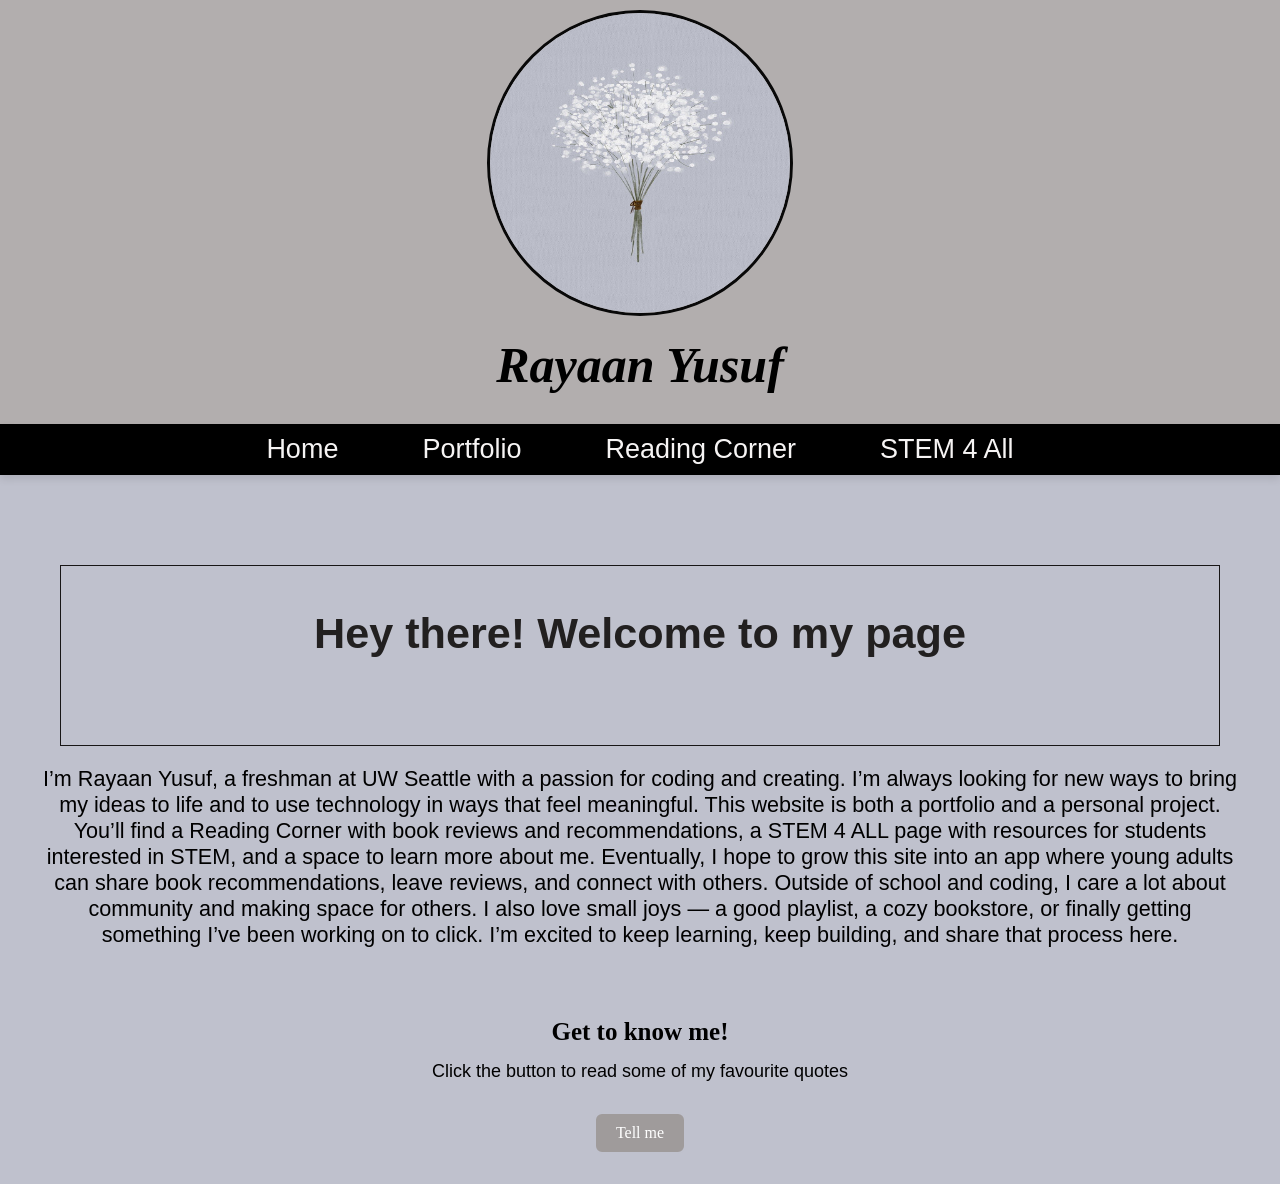
<file: index.html>
<!DOCTYPE html>
<html lang="en">
<head>
    <meta charset="UTF-8">
    <title>Ray Yusuf Portfolio</title>
    <meta name="viewport" content="width=device-width, initial-scale=1">
    <meta http-equiv="X-UA-Compatible" content="IE=edge">
    <link rel="stylesheet" href="/style.css">
    <script src="/script.js" defer></script>


    </script>
</head>
<body>
    <header>
        <img src="assets/flower.jpg" alt="Profile Picture" class="profile-pic" alt="white mini flowers with purple background">
        <h1><em><strong> </strong>Rayaan Yusuf</em></h1>
    </header>
    <nav>
        <ul>
            <li><a href="index.html">Home</a></li>
            <li><a href="portfolio.html">Portfolio</a>
           <li><a href="readingcorner.html">Reading Corner</a></li></li>
              <li><a href="stem4all.html">STEM 4 All </a></li>
        </ul>
    </nav>
    <div id="introduction">
        <h2>Hey there! Welcome to my page</h2>
        <p> I’m Rayaan Yusuf, a freshman at UW Seattle with a passion for coding and creating. I’m always looking for new ways to bring my ideas to life and to use technology in ways that feel meaningful.
        This website is both a portfolio and a personal project. You’ll find a Reading Corner with book reviews and recommendations, a STEM 4 ALL page with resources for students interested in STEM, and a space to learn more about me. Eventually, I hope to grow this site into an app where young adults can share book recommendations, leave reviews, and connect with others.
        Outside of school and coding, I care a lot about community and making space for others. I also love small joys — a good playlist, a cozy bookstore, or finally getting something I’ve been working on to click. I’m excited to keep learning, keep building, and share that process here.</p>
    </div>
        <h5>Get to know me!</h5>

        <p>Click the button to read some of my favourite quotes</p>
        <button id="myButton">Tell me</button>
    <p id="fact"></p>
  
</body>
</html>
</file>
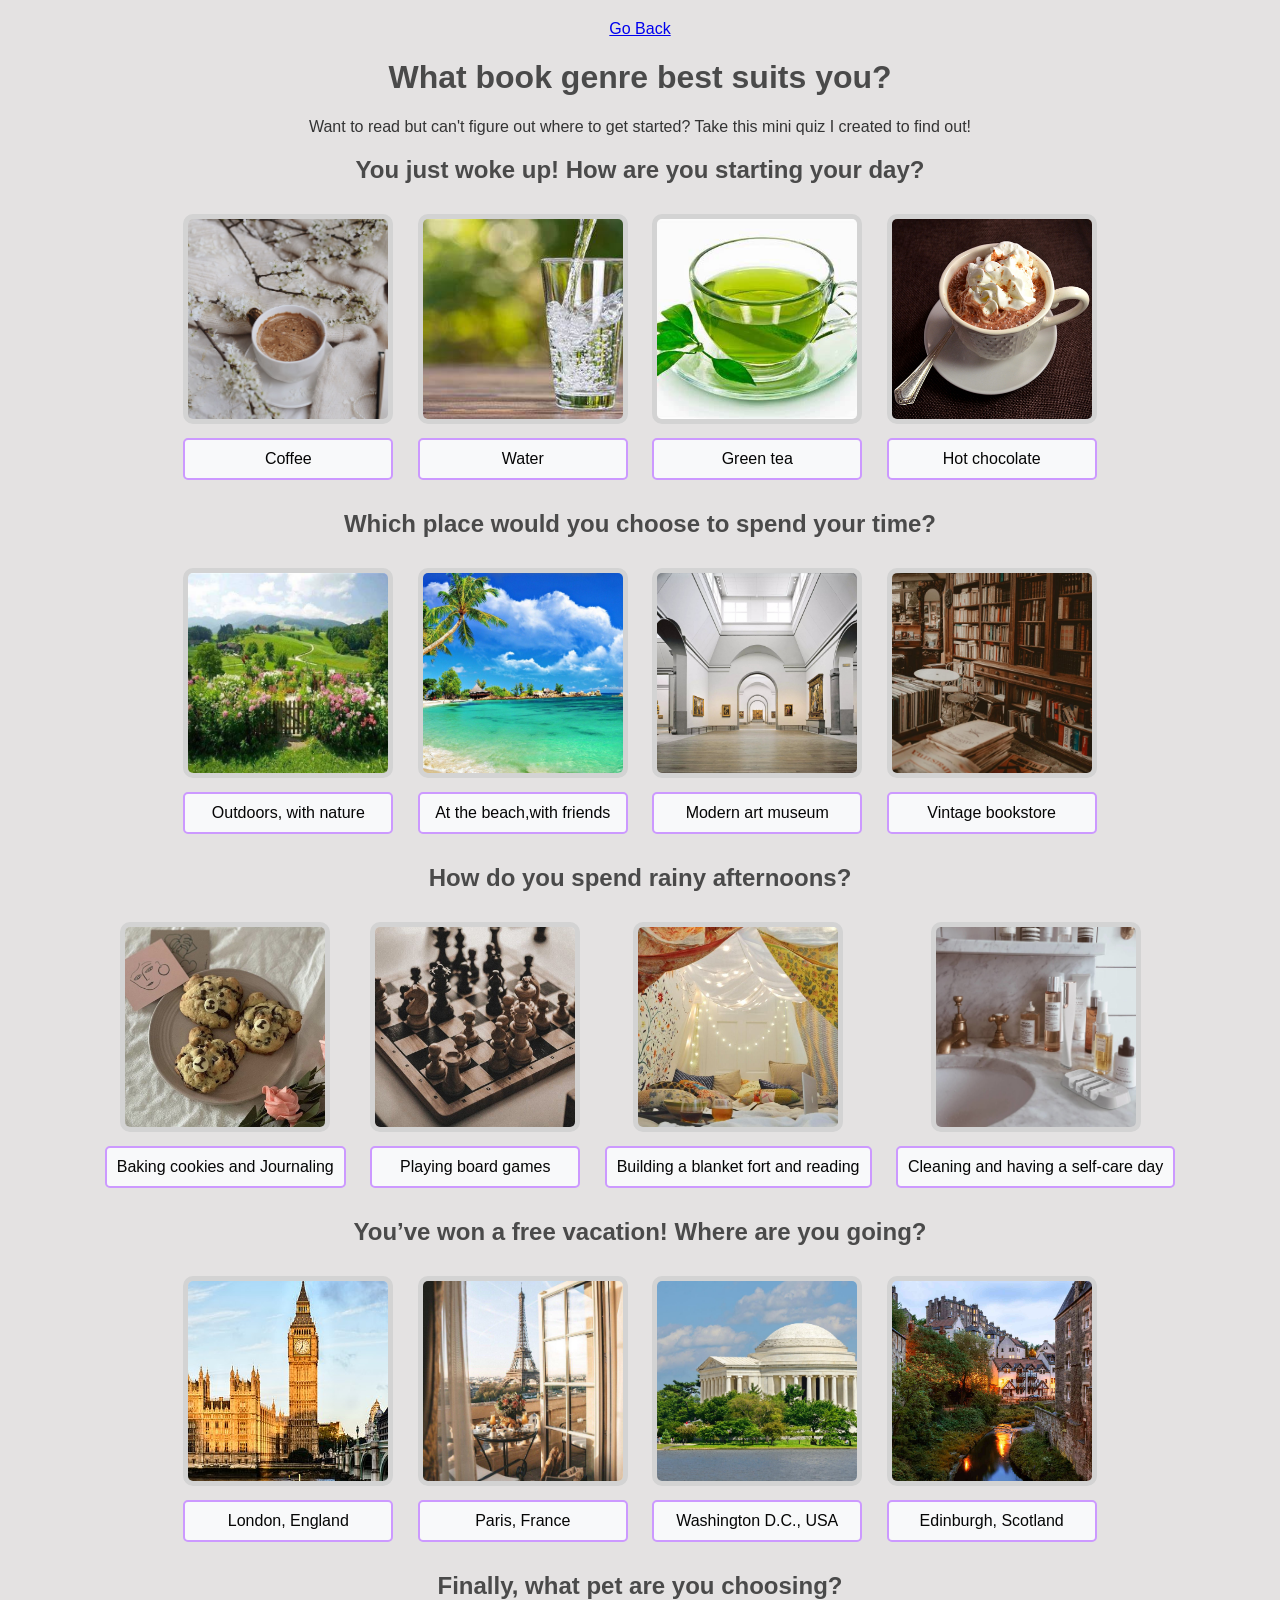
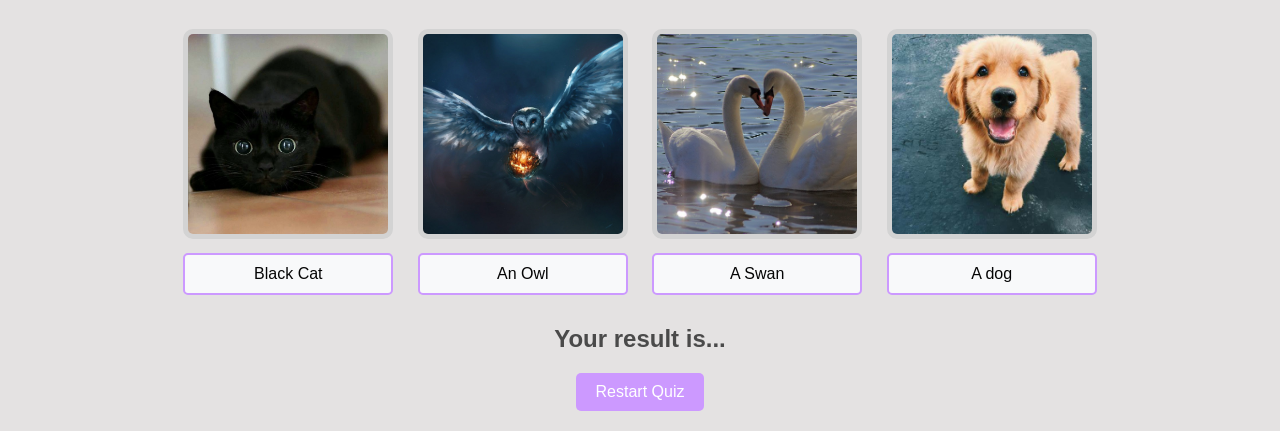
<file: personality.html>
<!DOCTYPE html>
<html lang="en">

<head>
    <title>Personality Quiz Starter Code</title>
    <meta charset="utf-8">
    <meta http-equiv="X-UA-Compatible" content="IE=edge">
    <meta name="viewport" content="width=device-width, initial-scale=1">

    <!-- import the webpage's stylesheet -->
    <link rel="stylesheet" href="/personality.css">

    <!-- import the webpage's javascript file -->

</head>

<body>

    <header>
     <a href="readingcorner.html">Go Back</a>
        <h1>What book genre best suits you?</h1>
        <p>Want to read but can't figure out where to get started? Take this mini quiz I created to find out!</p>
    </header>

    <main>

        <h2>You just woke up! How are you starting your day?</h2>
        <div class="question">
            <div class="answer-choice">
                <img src="assets/coffee.jpg" alt="A white mug of black cofee on a wooden table">
                <br>
                <button id="q1a1">Coffee</button>
            </div>
            <div class="answer-choice">
                <img src="assets/glass of water.jfif" alt="A glass of water, on a table with an outdoors background">
                <br>
                <button id="q1a2">Water</button>
            </div>
            <div class="answer-choice">
                <img src="assets/green tea.jfif" alt="A glass mug with green tea inside and a stopper">
                <br>
                <button id="q1a3">Green tea</button>
            </div>
            <div class="answer-choice">
                <img src="assets/hot chocolate.jfif" alt="A mug of hot chocolate with whipped cream on a plane, on a table">
                <br>
                <button id="q1a4">Hot chocolate</button>
            </div>
        </div> 

        <h2>Which place would you choose to spend your time?</h2>
        <div class="question">
            <div class="answer-choice">
                <img src="assets/garden.jfif" alt="A wooden swing hanging on a tree, with a forest background">
                <br>
                <button id="q2a1">Outdoors, with nature
</button>
            </div>
            <div class="answer-choice">
                <img src="assets/beach.jpg" alt="a beach with trees and sand and the ocean">
                <br>
                <button id="q2a2">At the beach,with friends</button>
            </div>
            <div class="answer-choice">
                <img src="assets/museum.jfif" alt="A modern museum with paintings, white walls, dark wood floor">
                <br>
                <button id="q2a3">Modern art museum</button>
            </div>
            <div class="answer-choice">
                <img src="assets/vintage bookstore.jpg" alt="A striped black and white cat sitting upright with folded arms">
                <br>
                <button id="q2a4">Vintage bookstore

</button>
            </div>
        </div> 

        <h2>How do you spend rainy afternoons?</h2>
        <div class="question">
            <div class="answer-choice">
                <img src="assets/cookies.jpg" alt="chocolate chip cookies in the shape of bears on a plate, with flowers and a note">
                <br>
                <button id="q3a1">Baking cookies and Journaling </button>
            </div>
            <div class="answer-choice">
                <img src="assets/board game.jfif" alt="A striped black and white cat sitting upright with folded arms">
                <br>
                <button id="q3a2">Playing board games</button>
            </div>
            <div class="answer-choice">
                <img src="assets/blanket fort.jfif" alt="A striped black and white cat sitting upright with folded arms">
                <br>
                <button id="q3a3">Building a blanket fort and reading </button>
            </div>
            <div class="answer-choice">
                <img src="assets/clean.jpg" alt="self care products on a white marble sink counter">
                <br>
                <button id="q3a4">Cleaning and having a self-care day</button>
            </div>
        </div> 

        <h2>You’ve won a free vacation! Where are you going?</h2>
        <div class="question">
            <div class="answer-choice">
                <img src="assets/london.jpg" alt="A  photo of london with a bridge and a bunch of buildings">
                <br>
                <button id="q4a1">London, England</button>
            </div>
            <div class="answer-choice">
                <img src="assets/paris.jpg" alt="A photo of the eiffel tower from a room window">
                <br>
                <button id="q4a2">Paris, France</button>
            </div>
            <div class="answer-choice">
                <img src="assets/washington.jfif" alt="A white buildings with pillars and a cicular roof next to water and trees">
                <br>
                <button id="q4a3">Washington D.C., USA</button>
    </div>
 <div class="answer-choice">
                <img src="assets/Edinburgh.jpeg" alt=" Old brick buildings with a river down the middle">
                <br>
                <button id="q4a4">Edinburgh, Scotland</button>
            </div>

</div> 


        <h2>Finally, what pet are you choosing?</h2>
        <div class="question">
            <div class="answer-choice">
                <img src="assets/black cat.png" alt="A black  cat laying on the floor">
                <br>
                <button id="q5a1">Black Cat</button>
            </div>
            <div class="answer-choice">
                <img src="assets/owl.jpg" alt="An owl holding some sort of light while flying in the air">
                <br>
 <button id="q5a2">An Owl</button>
            </div>
            <div class="answer-choice">
                <img src="assets/swan.jpg" alt="Two swans with their beaks toching, creating a heart shape. on the water">
                <br>
                <button id="q5a3">A Swan</button>
            </div>
            <div class="answer-choice">
                <img src="assets/dog.jfif" alt="A golden retreiver dog looking up at the camera">
                <br>
                <button id="q5a4">A dog</button>
            </div>
        </div>

<h2 id="result">Your result is...</h2>

<div id="explanation" style="display: none;"></div>


<button id="restartButton">Restart Quiz</button>

    </main>
    <script src="/script.js" defer></script>
</body>
</html>
</file>
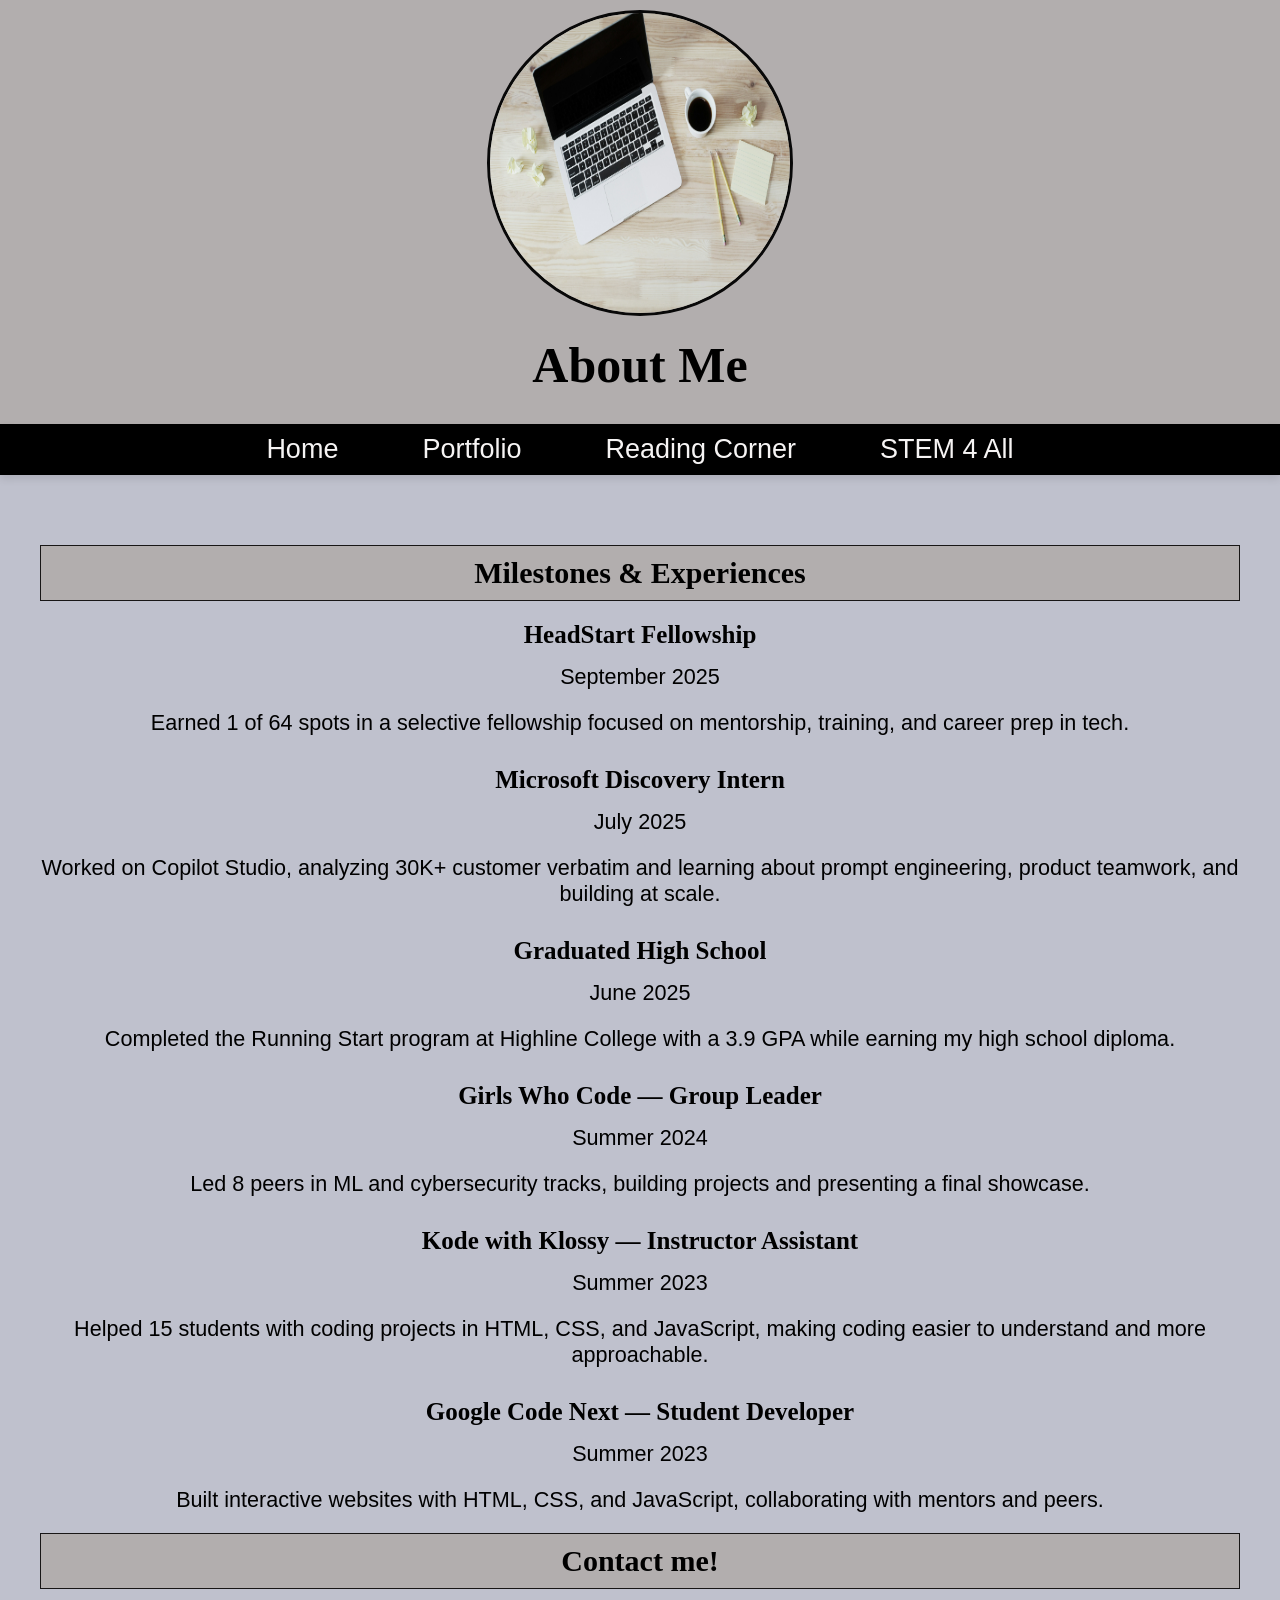
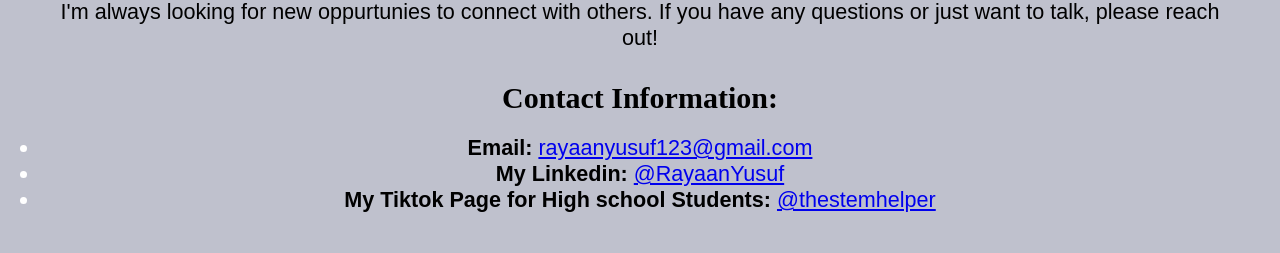
<file: portfolio.html>
<!DOCTYPE html>
<html lang="en">
<head>
    <meta charset="UTF-8">
    <title>About - Rayaan Yusuf</title>
    <link rel="stylesheet" href="/style.css">
</head>
<body>
    <header class="header">
    <img src="assets/computer.jpg" alt="Profile Picture" class="profile-pic" alt="laptop on beige desk with a coffe mug, pencils and notes">
<h1><em></em>About Me</h1>
    </header>
    <nav>
        <ul>
            <li><a href="index.html">Home</a></li>
            <li><a href="portfolio.html">Portfolio</a>
           <li><a href="readingcorner.html">Reading Corner</a></li></li>
              <li><a href="stem4all.html">STEM 4 All </a></li>
        </ul>
    </nav>
    <div id="introduction">
          <h4>Milestones & Experiences</h5>

          <h5>HeadStart Fellowship</h5>
          <p class="date">September 2025</p>
          <p>Earned 1 of 64 spots in a selective fellowship focused on mentorship, training, and career prep in tech.</p>

          <h5>Microsoft Discovery Intern</h5>
          <p class="date">July 2025</p>
          <p>Worked on Copilot Studio, analyzing 30K+ customer verbatim and learning about prompt engineering, product teamwork, and building at scale.</p>

    <h5>Graduated High School</h5>
          <p class="date">June 2025</p>
          <p>Completed the Running Start program at Highline College with a 3.9 GPA while earning my high school diploma.</p>
        
          <h5>Girls Who Code — Group Leader</h5>
          <p class="date">Summer 2024</p>
          <p>Led 8 peers in ML and cybersecurity tracks, building projects and presenting a final showcase.</p>

          <h5>Kode with Klossy — Instructor Assistant</h5>
          <p class="date">Summer 2023</p>
          <p>Helped 15 students with coding projects in HTML, CSS, and JavaScript, making coding easier to understand and more approachable.</p>

          <h5>Google Code Next — Student Developer</h5>
          <p class="date">Summer 2023</p>
          <p>Built interactive websites with HTML, CSS, and JavaScript, collaborating with mentors and peers.</p>

                    
    <h4>Contact me!</h4>
    <p> I'm always looking for new oppurtunies to connect with others. If you have any questions or just want to talk, please reach out! </p>
    
 <h4 class="email-label">Contact Information:</h4>

 <ul>
 <li><span class="email-label">Email:</span> <a href="rayaanyusuf123@gmail.com">rayaanyusuf123@gmail.com</a></li>
    
     <li><span class="email-label">My Linkedin:</span> <a href="https://www.linkedin.com/in/rayaan-yusuf-5b8115296?utm_source=share&utm_campaign=share_via&utm_content=profile&utm_medium=ios_app"">@RayaanYusuf</a></li>
   
     <li><span class="email-label">My Tiktok Page for High school Students:</span> <a href="https://www.tiktok.com/@thestemhelper?_t=8pG6psHqmSd&_r=1">@thestemhelper</a></li>
</ul>
        
       
    
    
    </div>
</body>
</file>
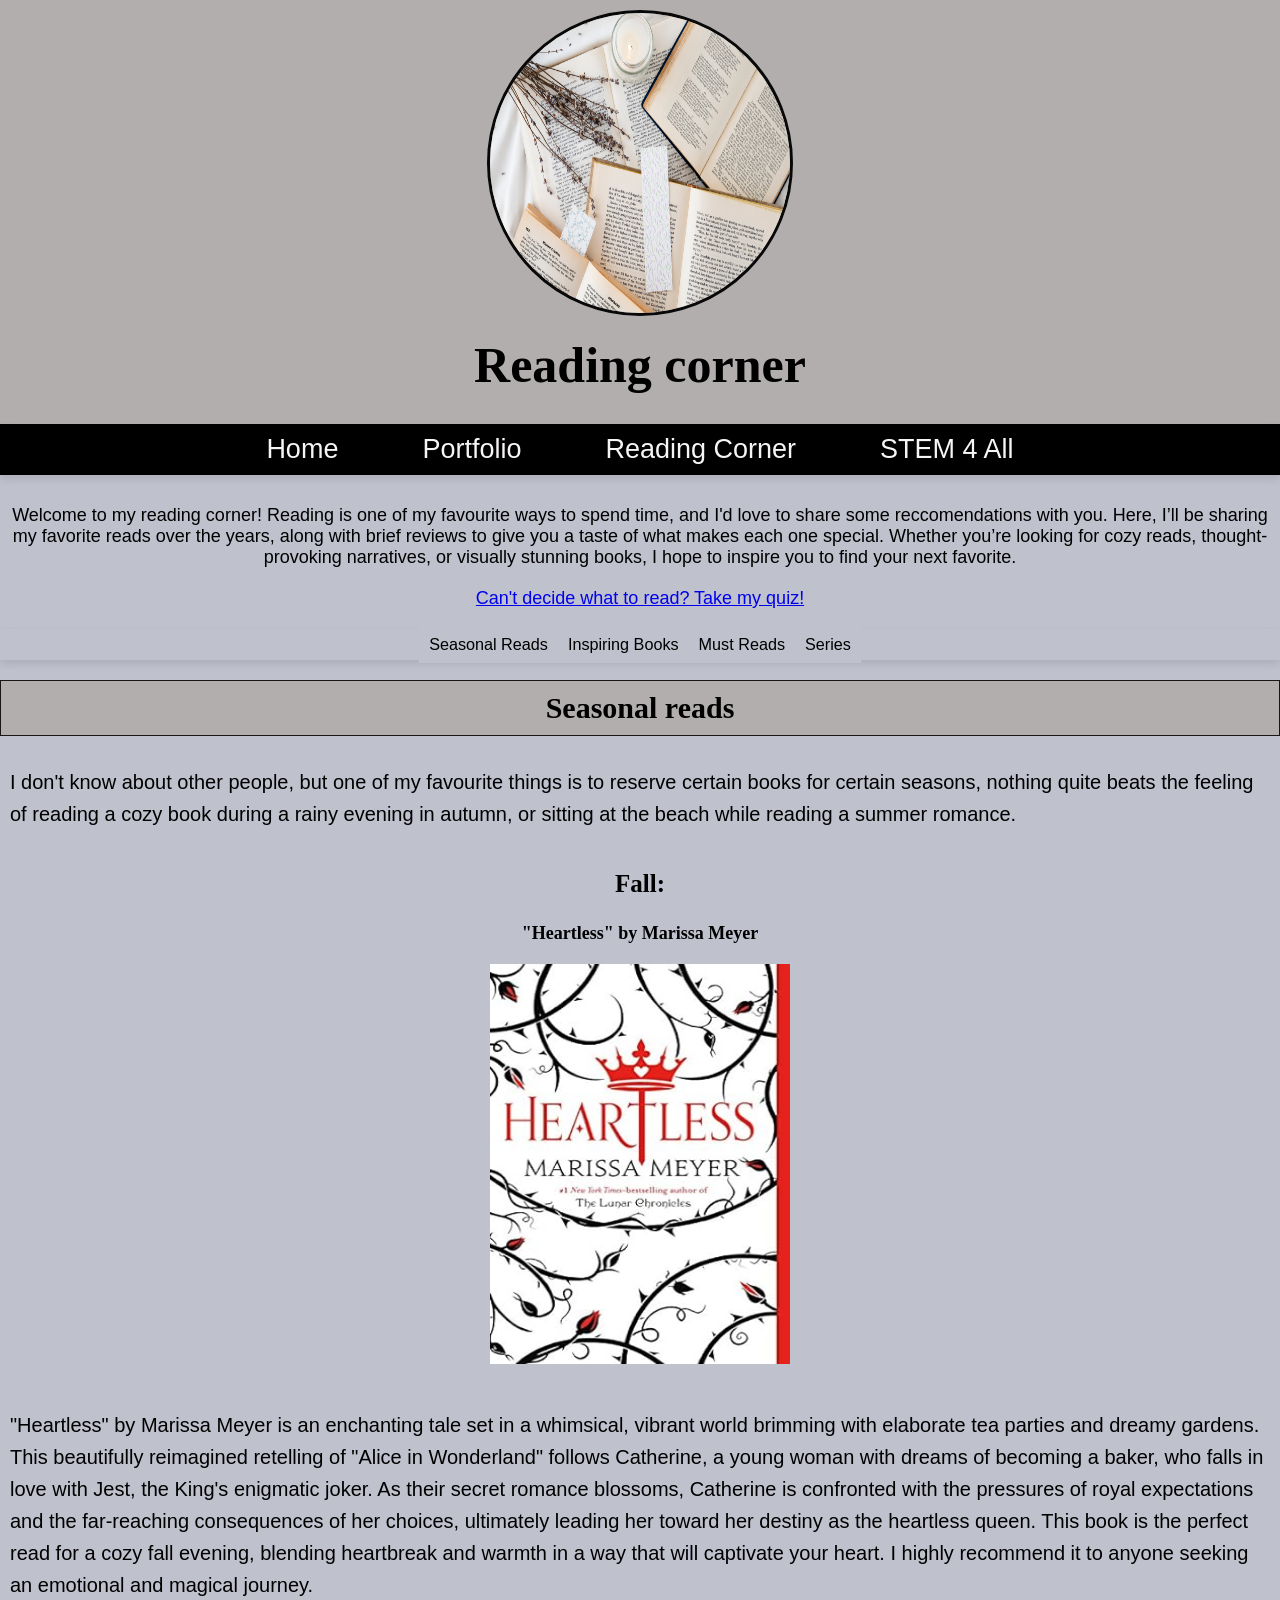
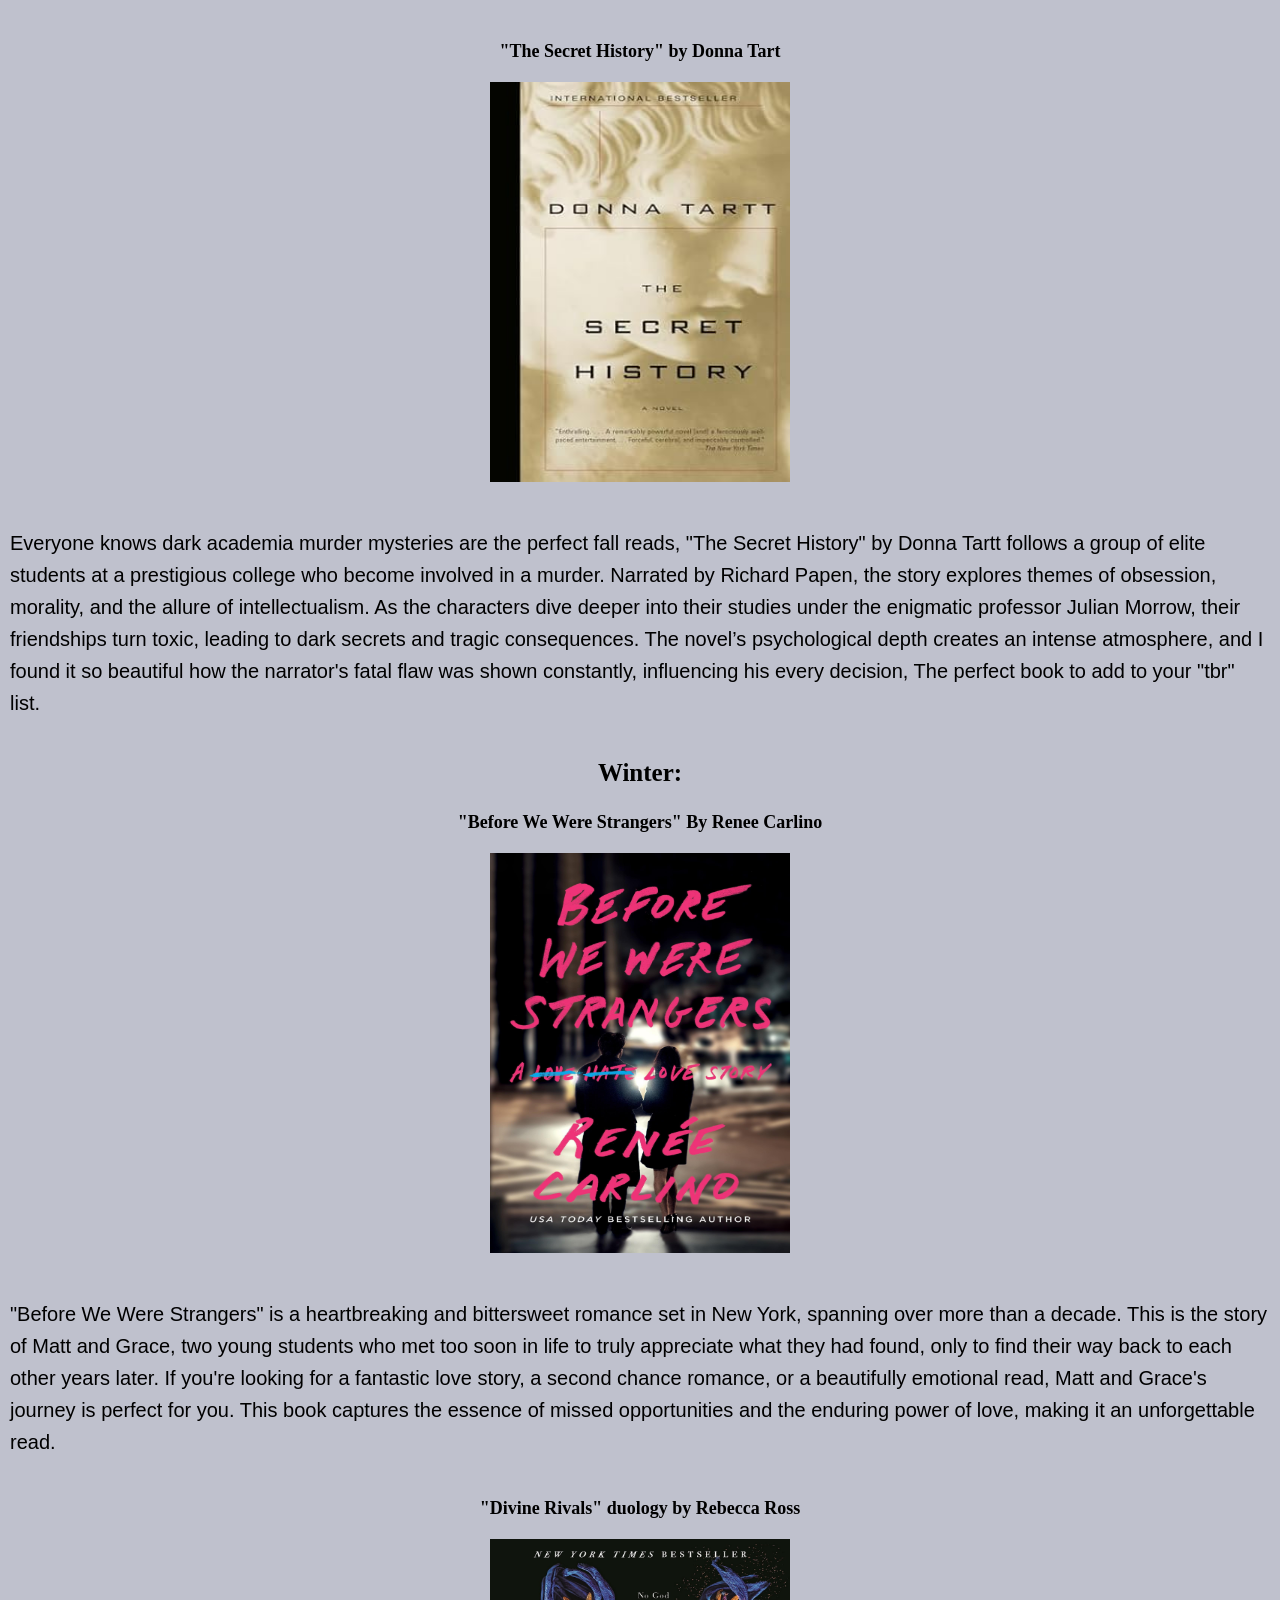
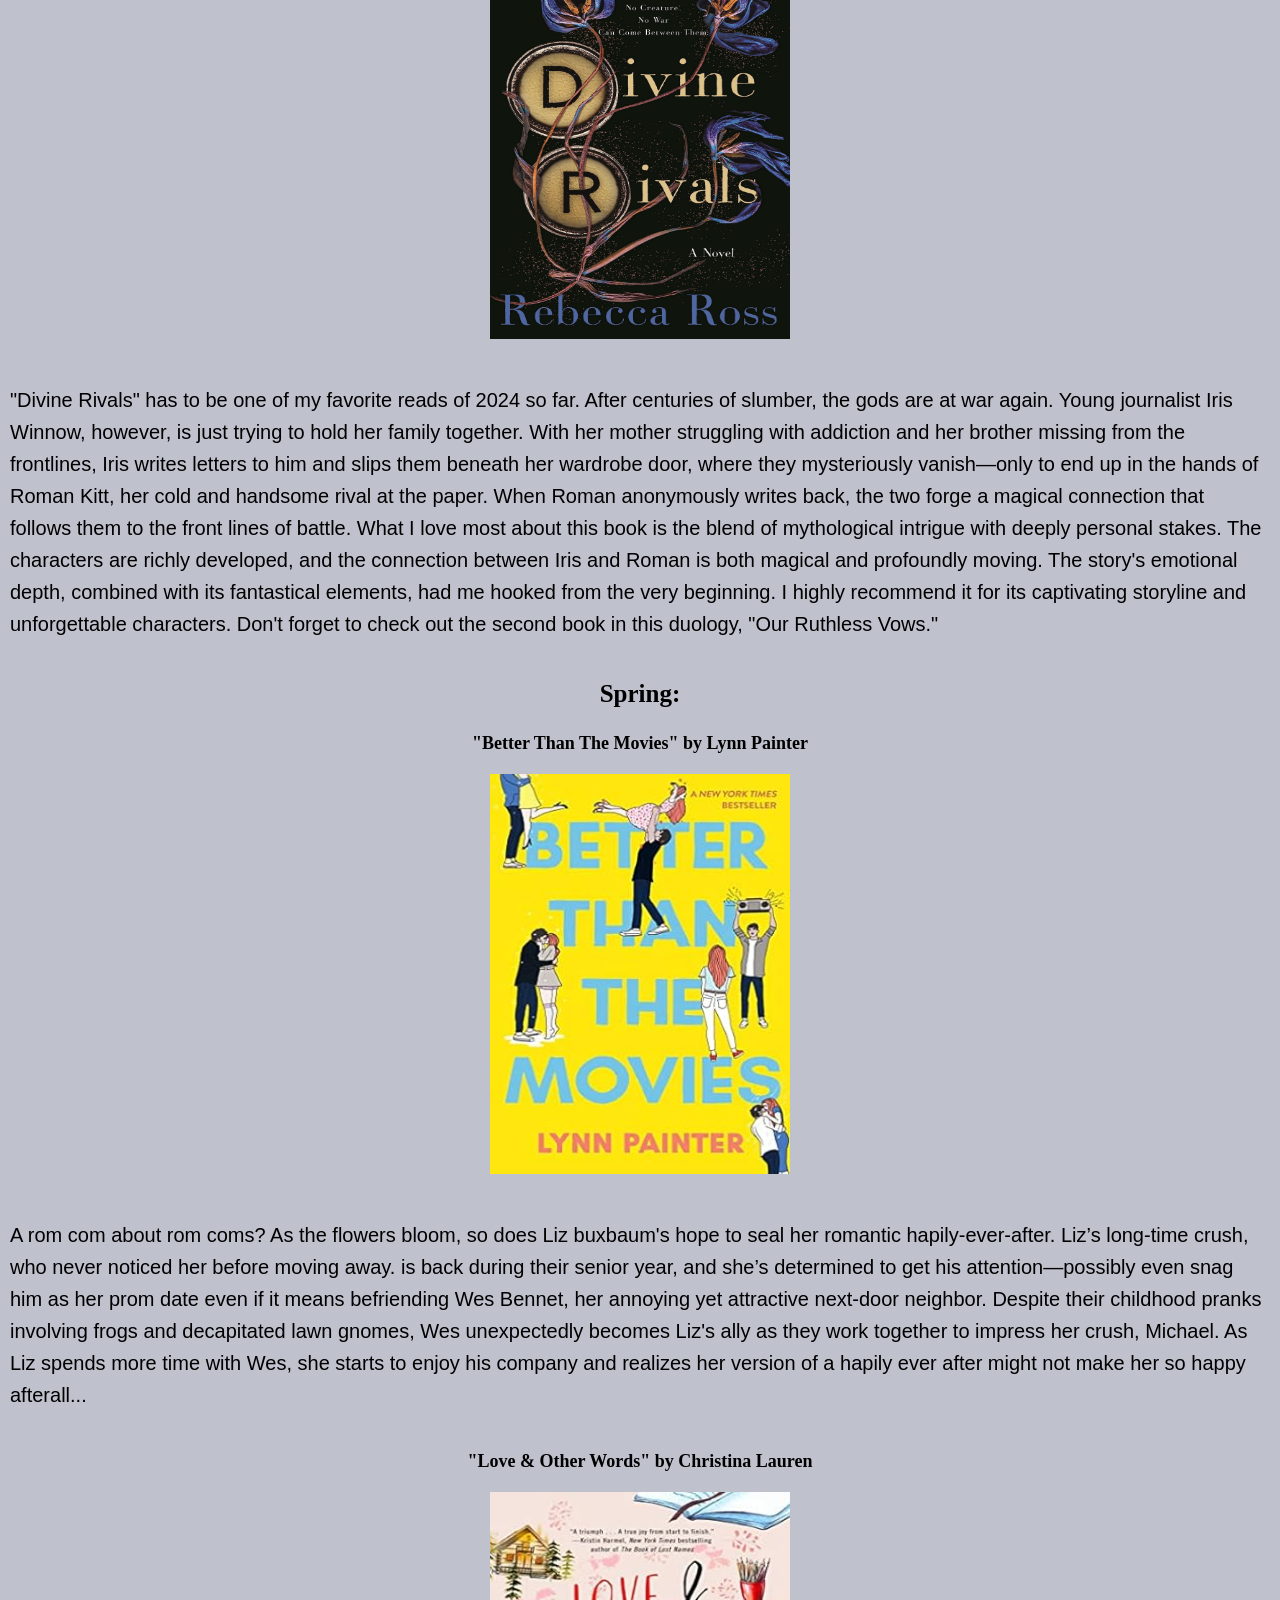
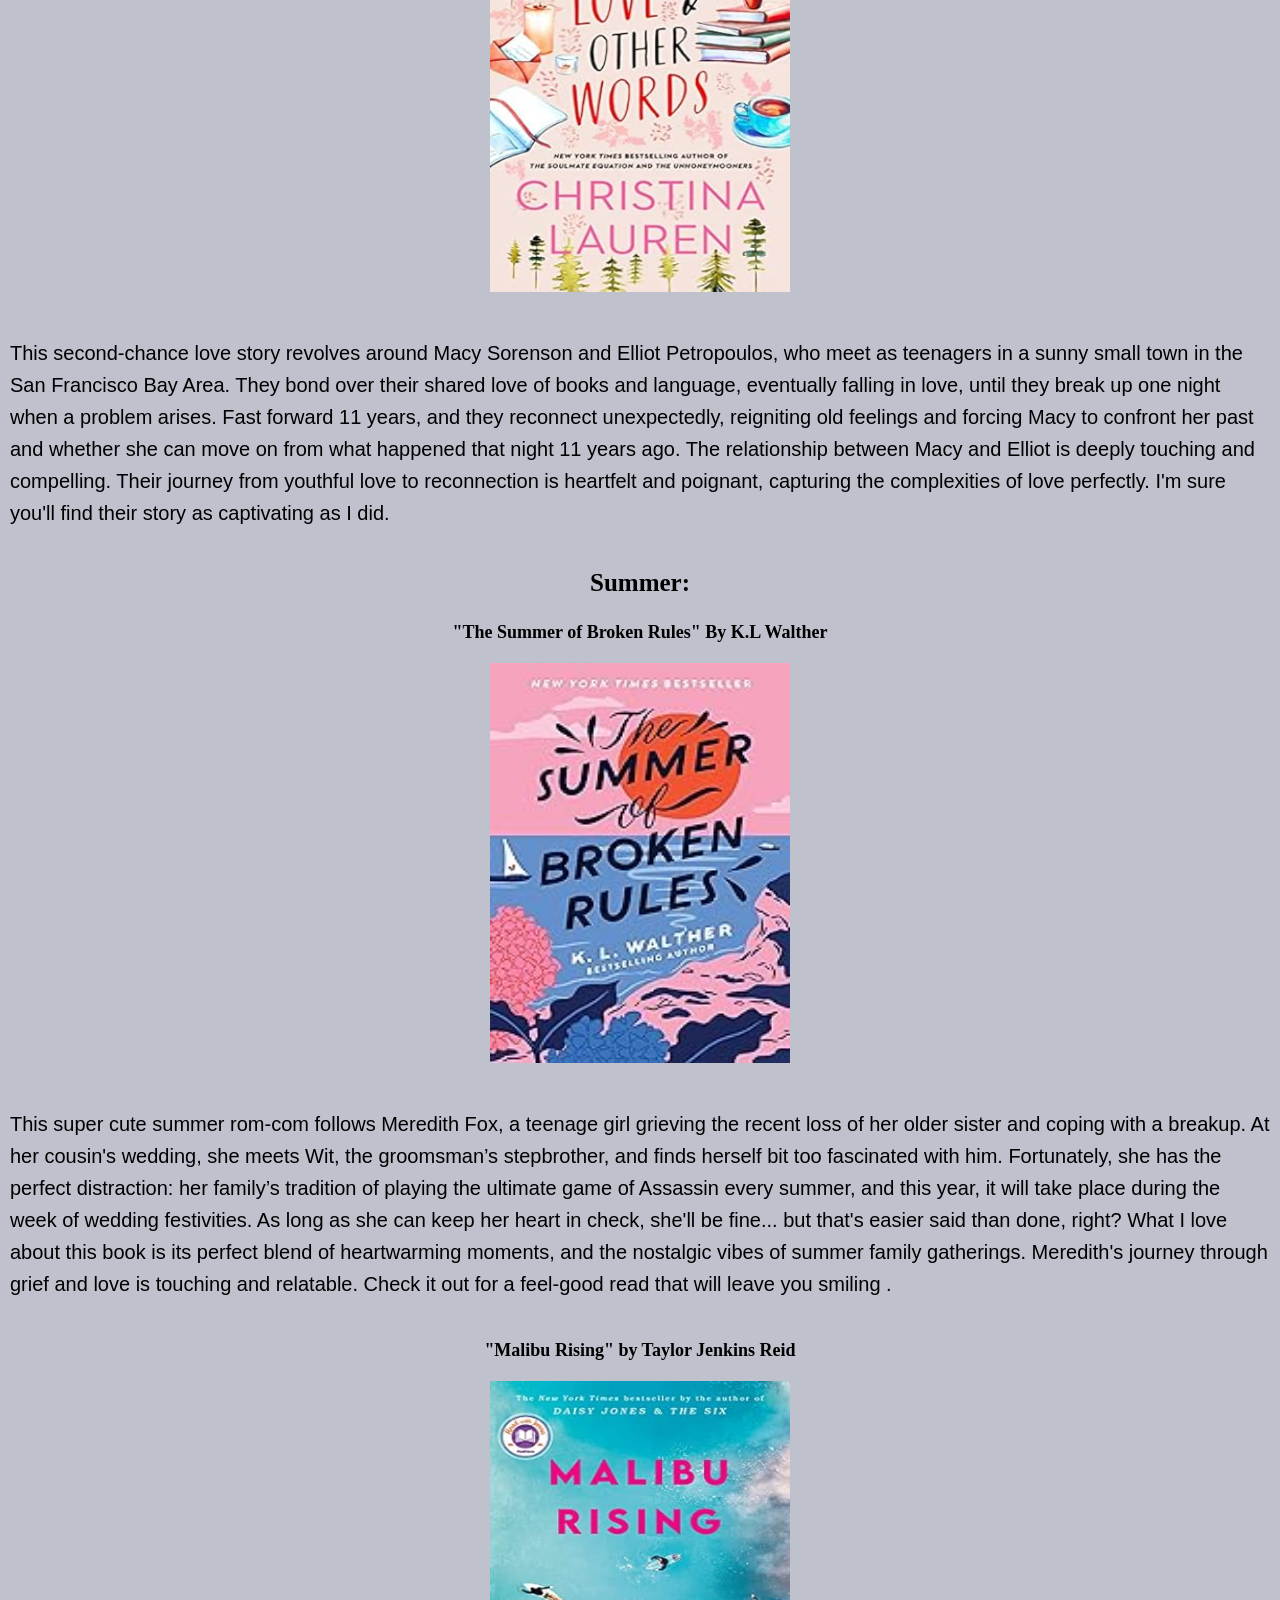
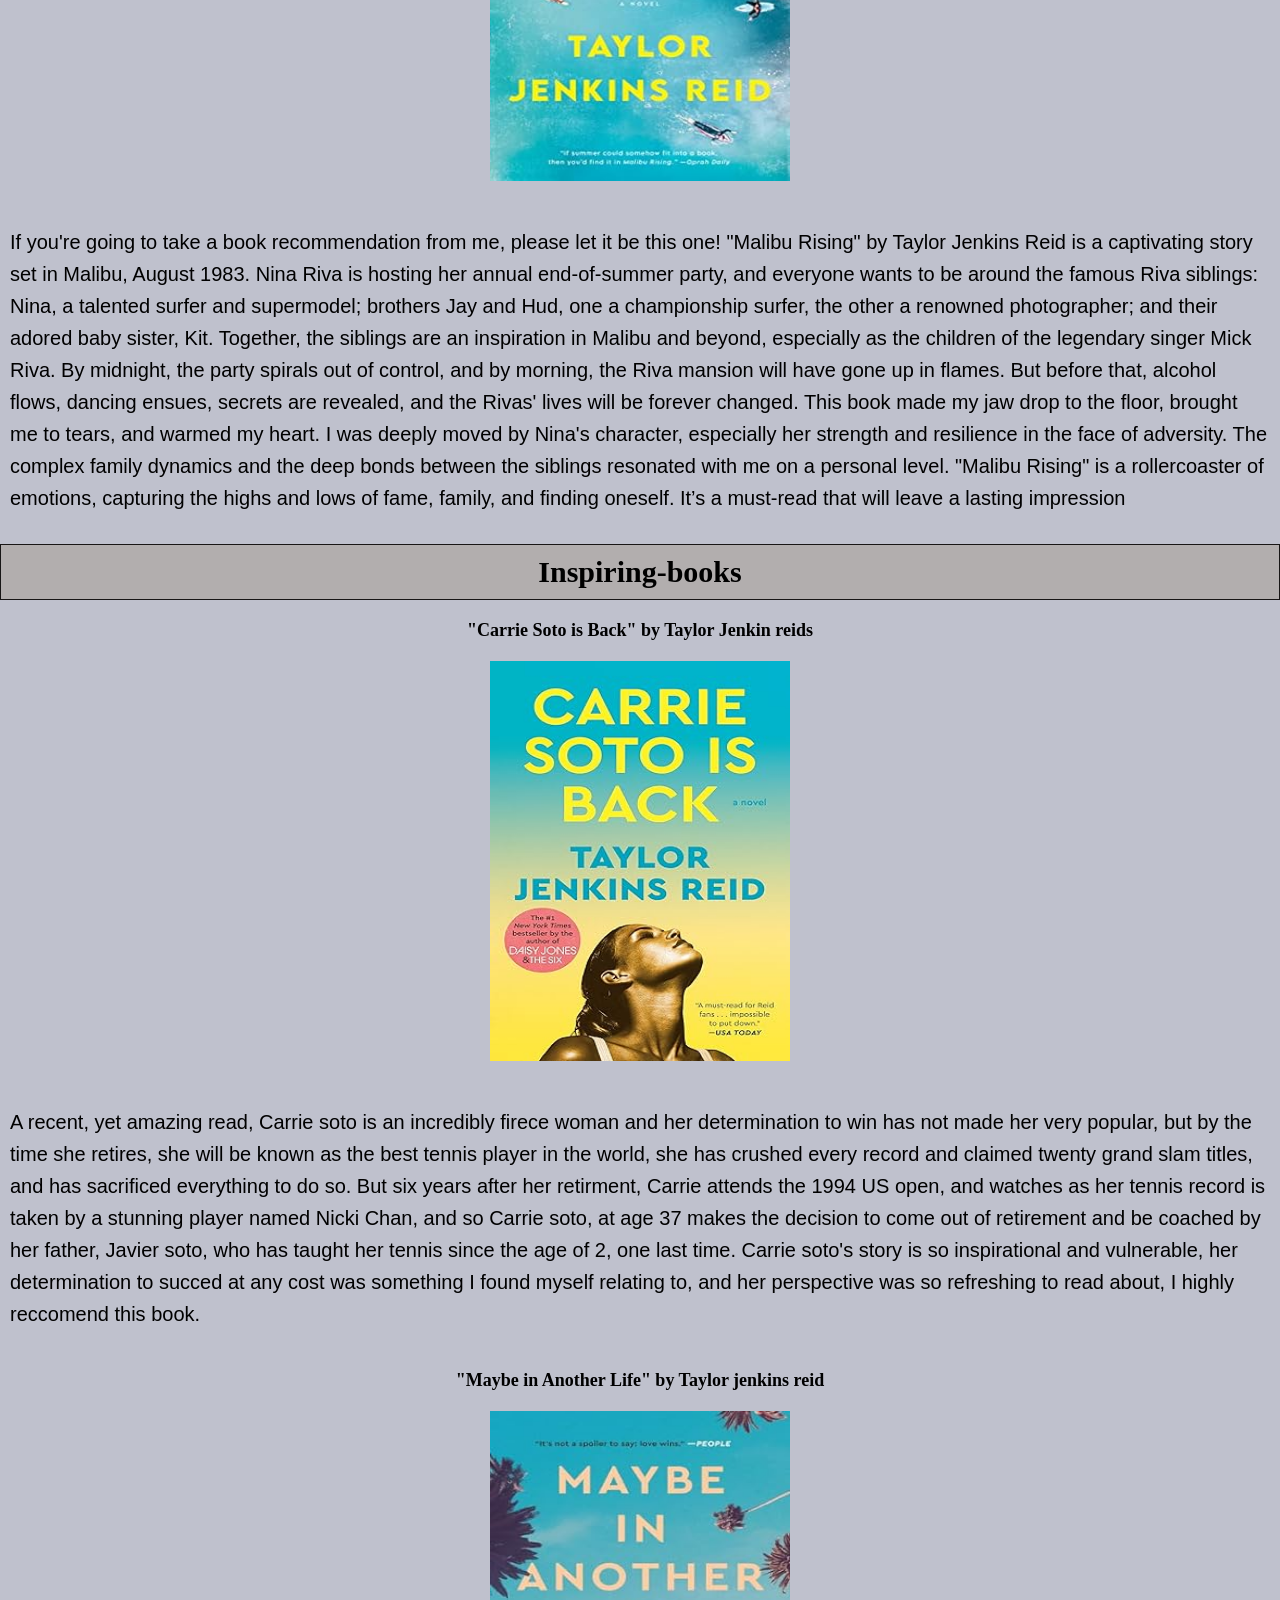
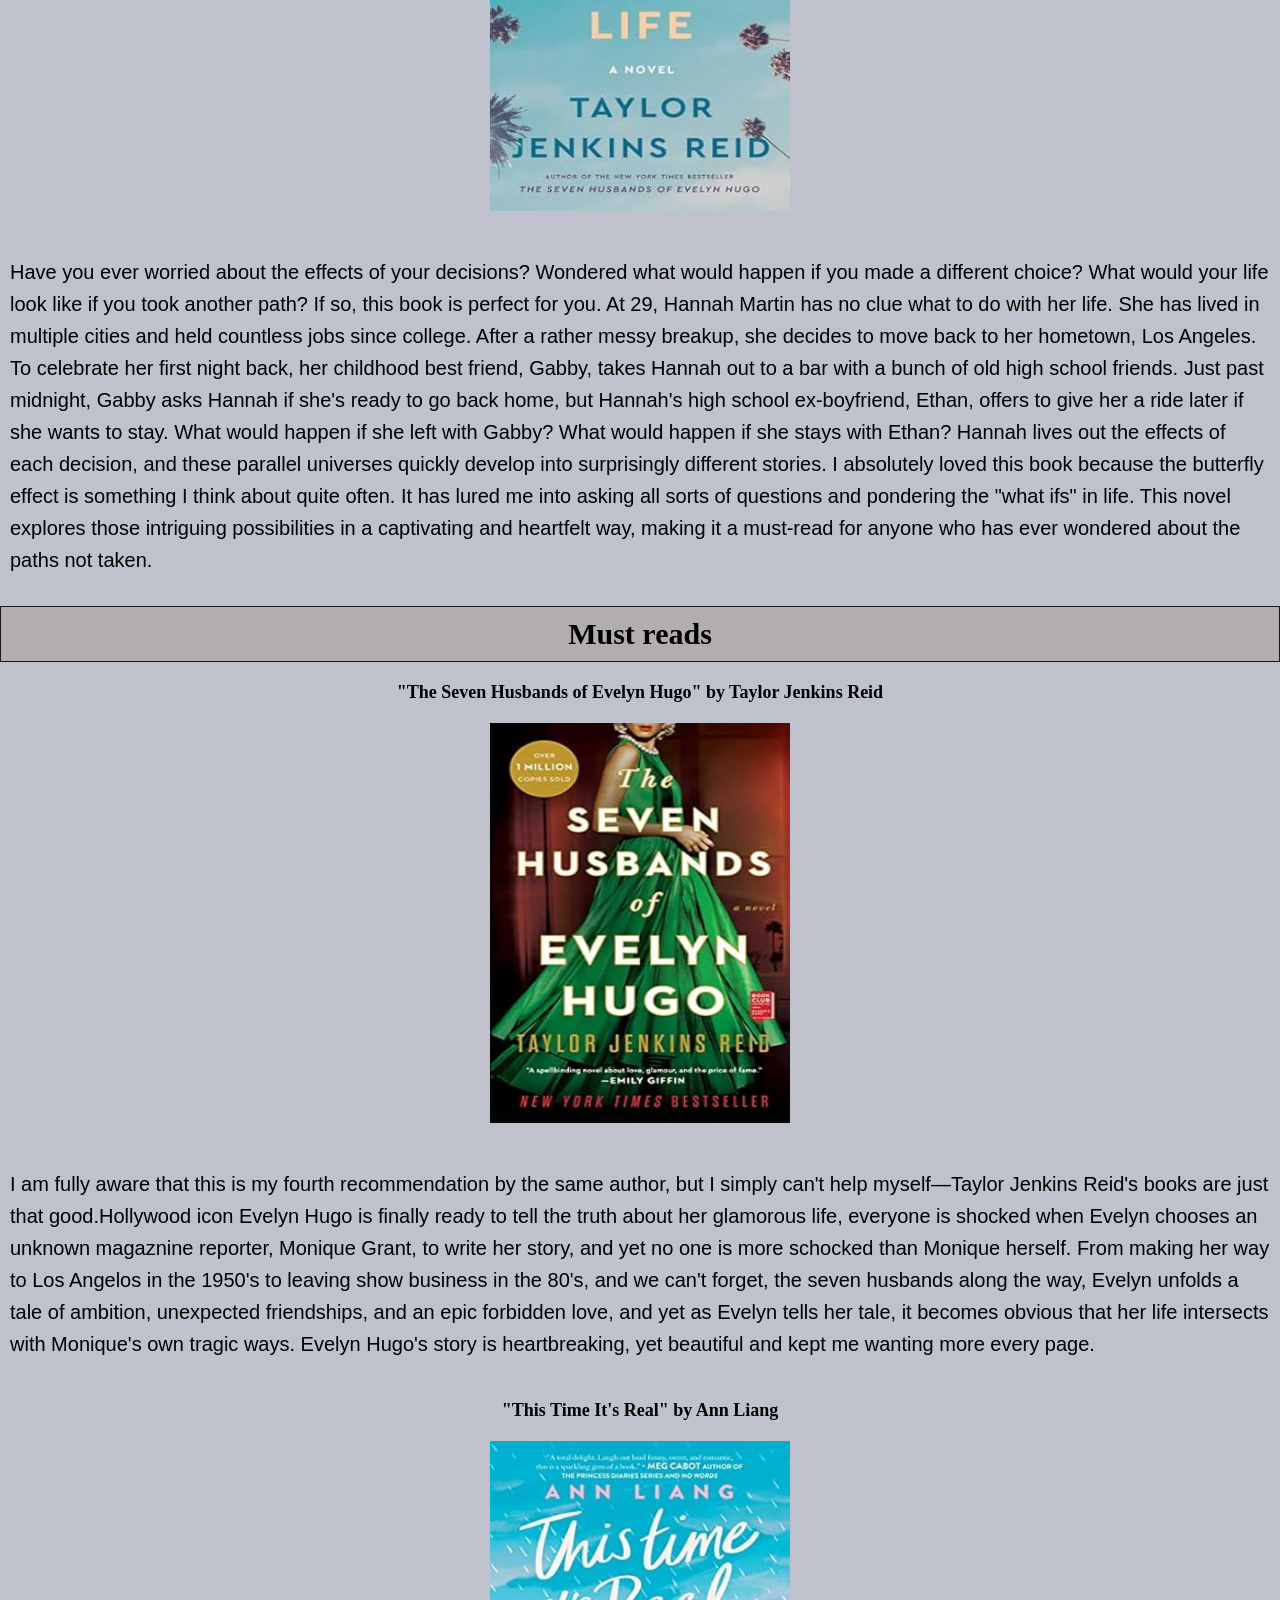
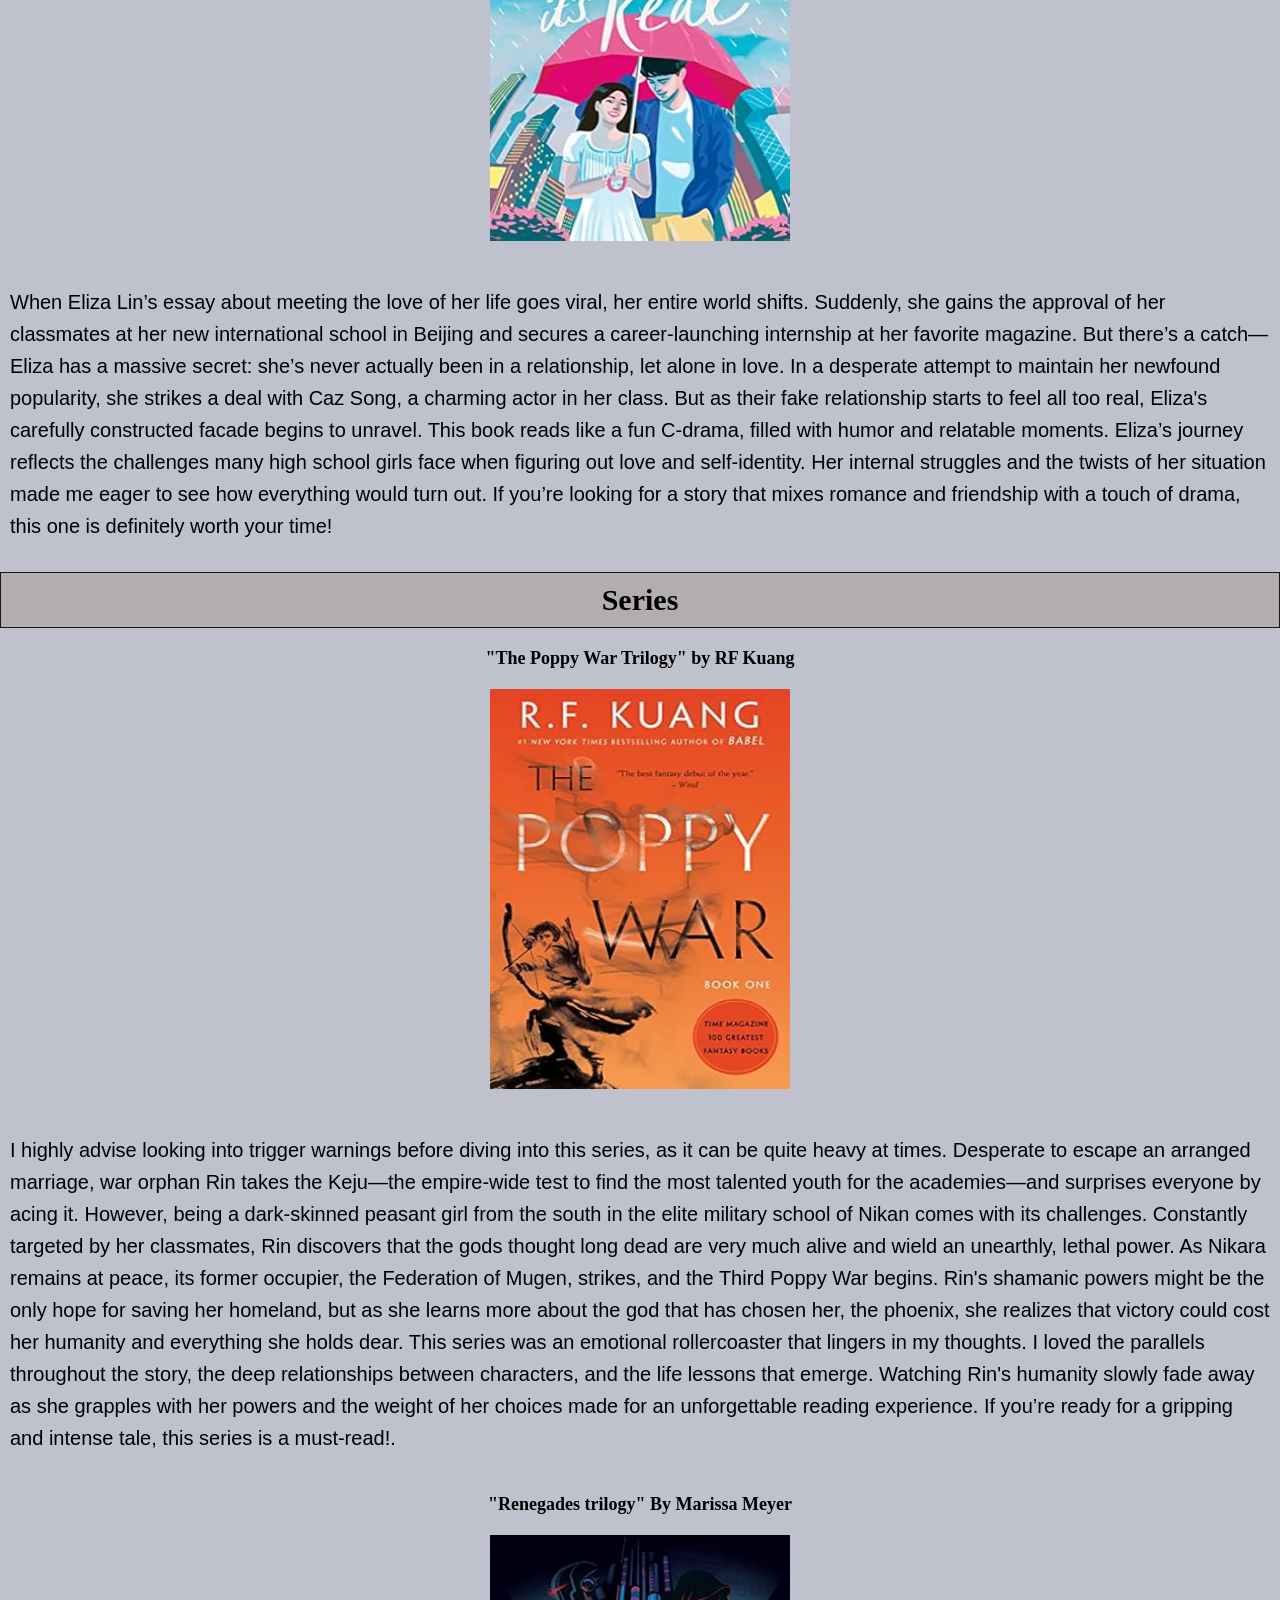
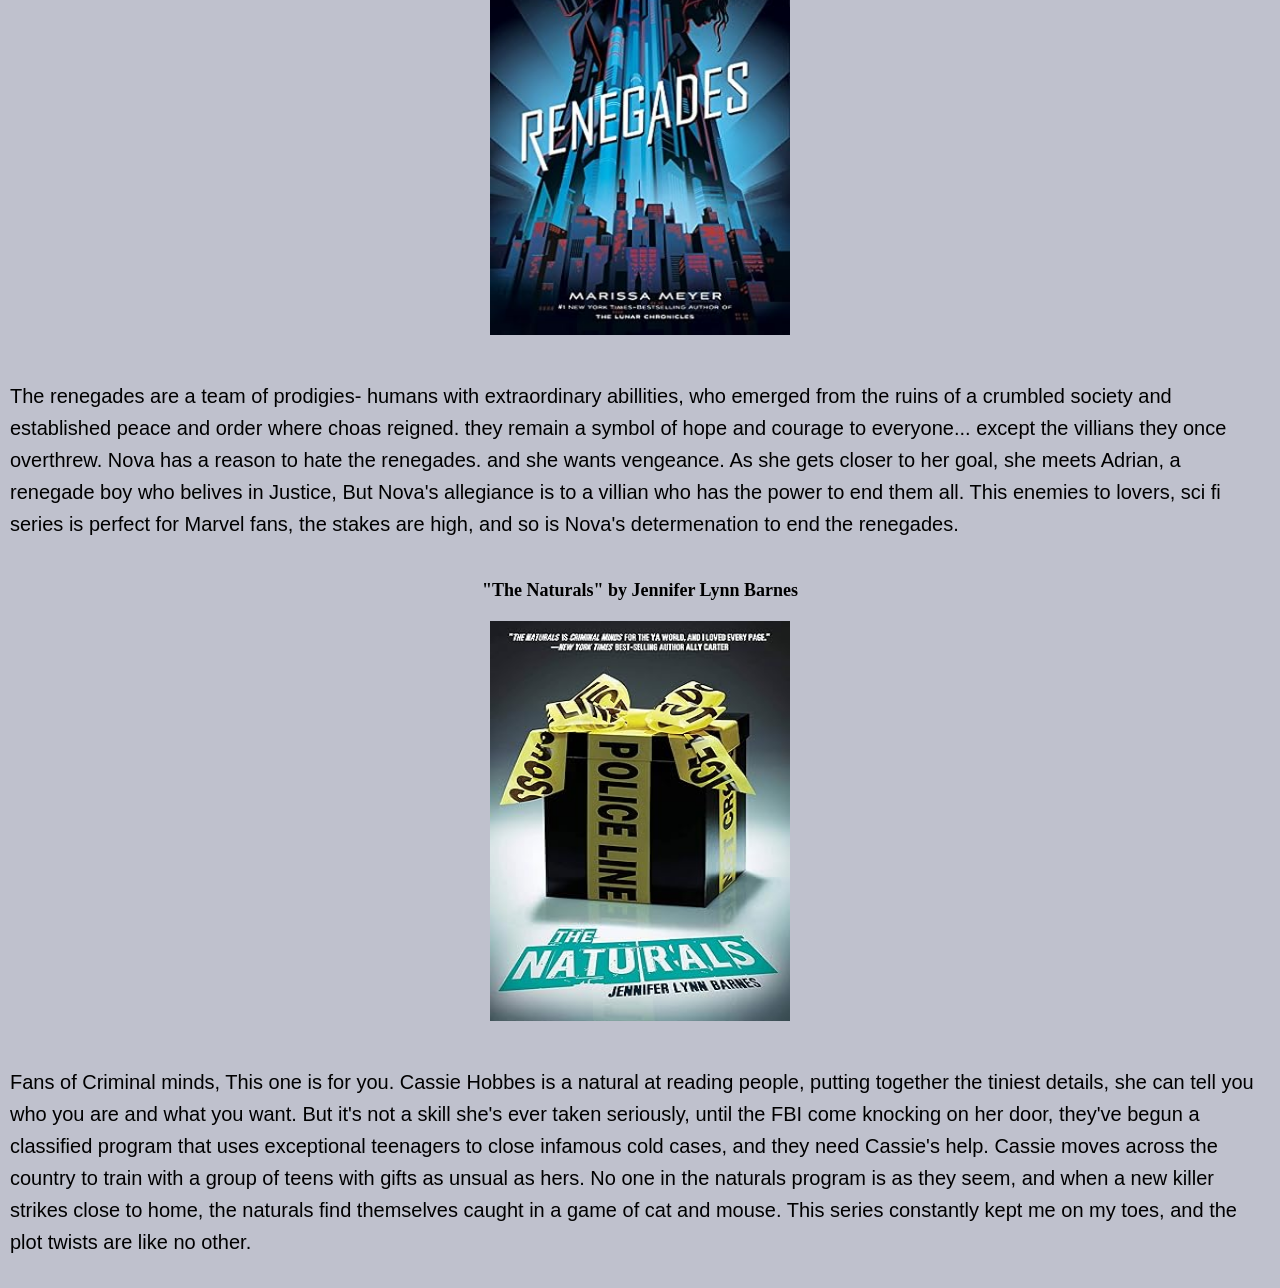
<file: readingcorner.html>
<!DOCTYPE html>
<html lang="en">
<head>
    <meta charset="UTF-8">
    <title>Reading corner</title>
    <meta name="viewport" content="width=device-width, initial-scale=1">
    <link rel="stylesheet" href="/style.css">
    <script src="/script.js" defer></script>
   <header>
         <img src="assets/book.jpg"class="profile-pic" alt="books on top of each other with a candle and plant" />
<h1>Reading corner</h1>
       
   </header>
    
</head>
<body>
    <nav>
        <ul>
            <li><a href="index.html">Home</a></li>
            <li><a href="portfolio.html">Portfolio</a>
           <li><a href="readingcorner.html">Reading Corner</a></li></li>
              <li><a href="stem4all.html">STEM 4 All </a></li>
        </ul>
    </nav>
<p> Welcome to my reading corner! 
Reading is one of my favourite ways to spend time, and I'd love to share some reccomendations with you. Here, I’ll be sharing my favorite reads over the years, along with brief reviews to give you a taste of what makes each one special. Whether you’re looking for cozy reads, thought-provoking narratives, or visually stunning books, I hope to inspire you to find your next favorite.</p>
    <a href="personality.html" class="button-link">
        Can't decide what to read? Take my quiz!
    </a>
  
<nav class="vertical-nav">
            <ul>
                <li><a href="#seasonal-reads">Seasonal Reads</a></li>
                <li><a href="#inspiring-books">Inspiring Books</a></li>
                <li><a href="#must-reads">Must Reads</a></li>
     <li><a href="#series">Series</a></li>
            </ul>
        </nav>
    
    <section id="seasonal-reads">
<h4>Seasonal reads</h4>
<p class="recs"> I don't know about other people, but one of my favourite things is to reserve certain books for certain seasons, nothing quite beats the feeling of reading a cozy book during a rainy evening in autumn, or sitting at the beach while reading a summer romance.</p>

    <h5>Fall:</h5>
<h6>"Heartless" by Marissa Meyer</h6>
    <img class="reading" src= "assets/heartless.jpg" alt= "photo of book heartless, white background with black vinies and red text" />
 <p class="recs">"Heartless" by Marissa Meyer is an enchanting tale set in a whimsical, vibrant world brimming with elaborate tea parties and dreamy gardens. This beautifully reimagined retelling of "Alice in Wonderland" follows Catherine, a young woman with dreams of becoming a baker, who falls in love with Jest, the King's enigmatic joker. As their secret romance blossoms, Catherine is confronted with the pressures of royal expectations and the far-reaching consequences of her choices, ultimately leading her toward her destiny as the heartless queen. This book is the perfect read for a cozy fall evening, blending heartbreak and warmth in a way that will captivate your heart. I highly recommend it to anyone seeking an emotional and magical journey. </p>
<h6>"The Secret History" by Donna Tart</h6>
<img class="reading" src="assets/The secret history.jpg" alt="photo of book the secret history with beige background and black text" />
<p class="recs"> Everyone knows dark academia murder mysteries are the perfect fall reads, "The Secret History" by Donna Tartt follows a group of elite students at a prestigious college who become involved in a murder. Narrated by Richard Papen, the story explores themes of obsession, morality, and the allure of intellectualism. As the characters dive  deeper into their studies under the enigmatic professor Julian Morrow, their friendships turn toxic, leading to dark secrets and tragic consequences. The novel’s psychological depth creates an intense atmosphere, and I found it so beautiful how the narrator's fatal flaw was shown constantly, influencing his every decision, The perfect book to add to your "tbr" list. </p>
<h5>Winter: </h5>
<h6>"Before We Were Strangers" By Renee Carlino</h6>
 <img class="reading" src="assets/Before we were strangers.jpg" alt="photo of the book before we were strangers with background photo of 2 people at night and pink text" />
<p class="recs"> "Before We Were Strangers" is a heartbreaking and bittersweet romance set in New York, spanning over more than a decade. This is the story of Matt and Grace, two young students who met too soon in life to truly appreciate what they had found, only to find their way back to each other years later. If you're looking for a fantastic love story, a second chance romance, or a beautifully emotional read, Matt and Grace's journey is perfect for you. This book captures the essence of missed opportunities and the enduring power of love, making it an unforgettable read.</p>
<h6>"Divine Rivals" duology by Rebecca Ross</h6>
<img class="reading" src="assets/Divine Rivals.jpg" alt="photo of the book divine rivalks with black background,blue flowers and yellow title" />
<p class="recs">"Divine Rivals" has to be one of my favorite reads of 2024 so far. After centuries of slumber, the gods are at war again. Young journalist Iris Winnow, however, is just trying to hold her family together. With her mother struggling with addiction and her brother missing from the frontlines, Iris writes letters to him and slips them beneath her wardrobe door, where they mysteriously vanish—only to end up in the hands of Roman Kitt, her cold and handsome rival at the paper. When Roman anonymously writes back, the two forge a magical connection that follows them to the front lines of battle.

What I love most about this book is the blend of mythological intrigue with deeply personal stakes. The characters are richly developed, and the connection between Iris and Roman is both magical and profoundly moving. The story's emotional depth, combined with its fantastical elements, had me hooked from the very beginning. I highly recommend it for its captivating storyline and unforgettable characters. Don't forget to check out the second book in this duology, "Our Ruthless Vows."</p>
<h5> Spring:</h5>
<h6> "Better Than The Movies" by Lynn Painter</h6>
<img class="reading" src="assets/Better than the movies.jpg" alt= "photo of the book Better than the movies with background photos of a woman and a man, yellow background, blue text" />
<p class="recs"> A rom com about rom coms? As the flowers bloom, so does Liz buxbaum's hope to seal her romantic hapily-ever-after. Liz’s long-time crush, who never noticed her before moving away. is back during their senior year, and she’s determined to get his attention—possibly even snag him as her prom date even if it means befriending Wes Bennet, her annoying yet attractive next-door neighbor. Despite their childhood pranks involving frogs and decapitated lawn gnomes, Wes unexpectedly becomes Liz's ally as they work together to impress her crush, Michael. As Liz spends more time with Wes, she starts to enjoy his company and realizes her version of a hapily ever after might not make her so happy afterall...</p>
<h6>"Love & Other Words" by Christina Lauren</h6>
<img class="reading" src="assets/Love and other words.jpg" alt="photo of the book love and other words with pink backgeound" />
<p class="recs"> This second-chance love story revolves around Macy Sorenson and Elliot Petropoulos, who meet as teenagers in a sunny small town in the San Francisco Bay Area. They bond over their shared love of books and language, eventually falling in love, until they break up one night when a problem arises. Fast forward 11 years, and they reconnect unexpectedly, reigniting old feelings and forcing Macy to confront her past and whether she can move on from what happened that night 11 years ago.
The relationship between Macy and Elliot is deeply touching and compelling. Their journey from youthful love to reconnection is heartfelt and poignant, capturing the complexities of love perfectly. I'm sure you'll find their story as captivating as I did.
</p>
    <h5> Summer:</h5>
    <h6> "The Summer of Broken Rules" By K.L Walther </h6>
<img class="reading" src="assets/The summer of broken rules.jpg" alt="photo of the book the summer of broken rules with a pink and blue cartoon beach background" />
    <p class="recs"> This super cute summer rom-com follows Meredith Fox, a teenage girl grieving the recent loss of her older sister and coping with a breakup. At her cousin's wedding, she meets Wit, the groomsman’s stepbrother, and finds herself  bit too fascinated with him. Fortunately, she has the perfect distraction: her family’s tradition of playing the ultimate game of Assassin every summer, and this year, it will take place during the week of wedding festivities. As long as she can keep her heart in check, she'll be fine... but that's easier said than done, right? 
What I love about this book is its perfect blend of heartwarming moments, and the nostalgic vibes of summer family gatherings. Meredith's journey through grief and love is touching and relatable. Check it out for a feel-good read that will leave you smiling .</p>
<h6>"Malibu Rising" by Taylor Jenkins Reid</h6>
<img class="reading" src="assets/Malibu rising.jpg" alt="photo of malibu rising with an ocean background and 4 surfers" />
<p class="recs"> If you're going to take a book recommendation from me, please let it be this one! "Malibu Rising" by Taylor Jenkins Reid is a captivating story set in Malibu, August 1983. Nina Riva is hosting her annual end-of-summer party, and everyone wants to be around the famous Riva siblings: Nina, a talented surfer and supermodel; brothers Jay and Hud, one a championship surfer, the other a renowned photographer; and their adored baby sister, Kit. Together, the siblings are an inspiration in Malibu and beyond, especially as the children of the legendary singer Mick Riva.

By midnight, the party spirals out of control, and by morning, the Riva mansion will have gone up in flames. But before that, alcohol flows, dancing ensues, secrets are revealed, and the Rivas' lives will be forever changed.

This book made my jaw drop to the floor, brought me to tears, and warmed my heart. I was deeply moved by Nina's character, especially her strength and resilience in the face of adversity. The complex family dynamics and the deep bonds between the siblings resonated with me on a personal level. "Malibu Rising" is a rollercoaster of emotions, capturing the highs and lows of fame, family, and finding oneself. It’s a must-read that will leave a lasting impression</p>
    </section>

    <section id= "inspiring-books">
<h4>Inspiring-books</h4>
<h6>"Carrie Soto is Back" by Taylor Jenkin reids</h6>
<img class="reading" src="assets/Carrie soto is back.jpg" alt="blue and yellow faded background with a photo of a woman" />
<p class="recs">A recent, yet amazing read, Carrie soto is an incredibly firece woman and her determination to win has not made her very popular, but by the time she retires, she will be known as the best tennis player in the world, she has crushed every record and claimed twenty grand slam titles, and has sacrificed everything to do so. But six years after her retirment, Carrie attends the 1994 US open, and watches as her tennis record is taken by a stunning player named Nicki Chan, and so Carrie soto, at age 37 makes the decision to come out of retirement and be coached by her father, Javier soto, who has taught her tennis since the age of 2, one last time. Carrie soto's story is so inspirational and vulnerable, her determination to succed at any cost was something I found myself relating to, and her perspective was so refreshing to read about, I highly reccomend this book.  </p>
<h6>"Maybe in Another Life" by Taylor jenkins reid</h6>
<img class="reading" src="assets/Maybe in another life.jpg" alt="photo of blue sky with palm trees" />
<p class="recs"> Have you ever worried about the effects of your decisions? Wondered what would happen if you made a different choice? What would your life look like if you took another path? If so, this book is perfect for you. At 29, Hannah Martin has no clue what to do with her life. She has lived in multiple cities and held countless jobs since college. After a rather messy breakup, she decides to move back to her hometown, Los Angeles. To celebrate her first night back, her childhood best friend, Gabby, takes Hannah out to a bar with a bunch of old high school friends. Just past midnight, Gabby asks Hannah if she's ready to go back home, but Hannah's high school ex-boyfriend, Ethan, offers to give her a ride later if she wants to stay.

What would happen if she left with Gabby? What would happen if she stays with Ethan? Hannah lives out the effects of each decision, and these parallel universes quickly develop into surprisingly different stories.

I absolutely loved this book because the butterfly effect is something I think about quite often. It has lured me into asking all sorts of questions and pondering the "what ifs" in life. This novel explores those intriguing possibilities in a captivating and heartfelt way, making it a must-read for anyone who has ever wondered about the paths not taken.</p>
    </section>

    <section id="must-reads">
<h4> Must reads</h4>
<h6> "The Seven Husbands of Evelyn Hugo" by Taylor Jenkins Reid</h6>
<img class="reading" src="assets/The seven husbands of evelyn hugo.jpg" alt="photo of a woman with a red background and a green long dress" />
<p class="recs"> I am fully aware that this is my fourth recommendation by the same author, but I simply can't help myself—Taylor Jenkins Reid's books are just that good.Hollywood icon Evelyn Hugo is finally ready to tell the truth about her glamorous life, everyone is shocked when Evelyn chooses an unknown magaznine reporter, Monique Grant, to write her story, and yet no one is more schocked than Monique herself.
From making her way to Los Angelos in the 1950's to leaving show business in the 80's, and we can't forget, the seven husbands along the way, Evelyn unfolds a tale of ambition, unexpected friendships, and an epic forbidden love, and yet as Evelyn tells her tale, it becomes obvious that her life intersects with Monique's own tragic ways. Evelyn Hugo's story is heartbreaking, yet beautiful and kept me wanting more every page.</p>
<h6>"This Time It's Real" by Ann Liang</h6>
<img class="reading" src="assets/This time It's real.jpg" alt="photo of a woman and a man sharing an umbrella with a blue background" />
<p class="recs"> When Eliza Lin’s essay about meeting the love of her life goes viral, her entire world shifts. Suddenly, she gains the approval of her classmates at her new international school in Beijing and secures a career-launching internship at her favorite magazine. But there’s a catch—Eliza has a massive secret: she’s never actually been in a relationship, let alone in love.

In a desperate attempt to maintain her newfound popularity, she strikes a deal with Caz Song, a charming actor in her class. But as their fake relationship starts to feel all too real, Eliza's carefully constructed facade begins to unravel.

This book reads like a fun C-drama, filled with humor and relatable moments. Eliza’s journey reflects the challenges many high school girls face when figuring out love and self-identity. Her internal struggles and the twists of her situation made me eager to see how everything would turn out. If you’re looking for a story that mixes romance and friendship with a touch of drama, this one is definitely worth your time!</p>
    </section>

    <section id="series">
<h4>Series</h4>
<h6>"The Poppy War Trilogy" by RF Kuang</h6>
<img class="reading" src="assets/The poppy war.jpg" alt="photo of a book with an orange background and a figure holding a bow" />
<p class="recs"> I highly advise looking into trigger warnings before diving into this series, as it can be quite heavy at times. Desperate to escape an arranged marriage, war orphan Rin takes the Keju—the empire-wide test to find the most talented youth for the academies—and surprises everyone by acing it. However, being a dark-skinned peasant girl from the south in the elite military school of Nikan comes with its challenges. Constantly targeted by her classmates, Rin discovers that the gods thought long dead are very much alive and wield an unearthly, lethal power.

    As Nikara remains at peace, its former occupier, the Federation of Mugen, strikes, and the Third Poppy War begins. Rin's shamanic powers might be the only hope for saving her homeland, but as she learns more about the god that has chosen her, the phoenix, she realizes that victory could cost her humanity and everything she holds dear.

    This series was an emotional rollercoaster that lingers in my thoughts. I loved the parallels throughout the story, the deep relationships between characters, and the life lessons that emerge. Watching Rin's humanity slowly fade away as she grapples with her powers and the weight of her choices made for an unforgettable reading experience. If you’re ready for a gripping and intense tale, this series is a must-read!.</p>
<h6> "Renegades trilogy" By Marissa Meyer</h6>
<img class="reading" src="assets/Renegades.jpg" alt="photo of a book with a blue background and 2 figures standing besides a building" />
<p class="recs">The renegades are a team of prodigies- humans with extraordinary abillities, who emerged from the ruins of a crumbled society and established peace and order where choas reigned. they remain a symbol of hope and courage to everyone... except the villians they once overthrew.
Nova has a reason to hate the renegades. and she wants vengeance. As she gets closer to her goal, she meets Adrian, a renegade boy who belives in Justice, But Nova's allegiance is to a villian who has the power to end them all.
This enemies to lovers, sci fi series is perfect for Marvel fans, the stakes are high, and so is Nova's determenation to end the renegades.</p>
<h6>"The Naturals" by Jennifer Lynn Barnes</h6>
<img class="reading" src="assets/The naturals.jpg" alt="photo of a black gift box with yellow ribbon and a grey background" />
<p class="recs"> Fans of Criminal minds, This one is for you. Cassie Hobbes is a natural at reading people, putting together the tiniest details, she can tell you who you are and what you want. But it's not a skill she's ever taken seriously, until the FBI come knocking on her door, they've begun a classified program that uses exceptional teenagers to close infamous cold cases, and they need Cassie's help. Cassie moves across the country to train with a group of teens with gifts as unsual as hers. No one in the naturals program is as they seem, and when a new killer strikes close to home, the naturals find themselves caught in a game of cat and mouse. This series constantly kept me on my toes, and the plot twists are like no other.</p>
    </section>


    







    
















</body>


</html>
</file>
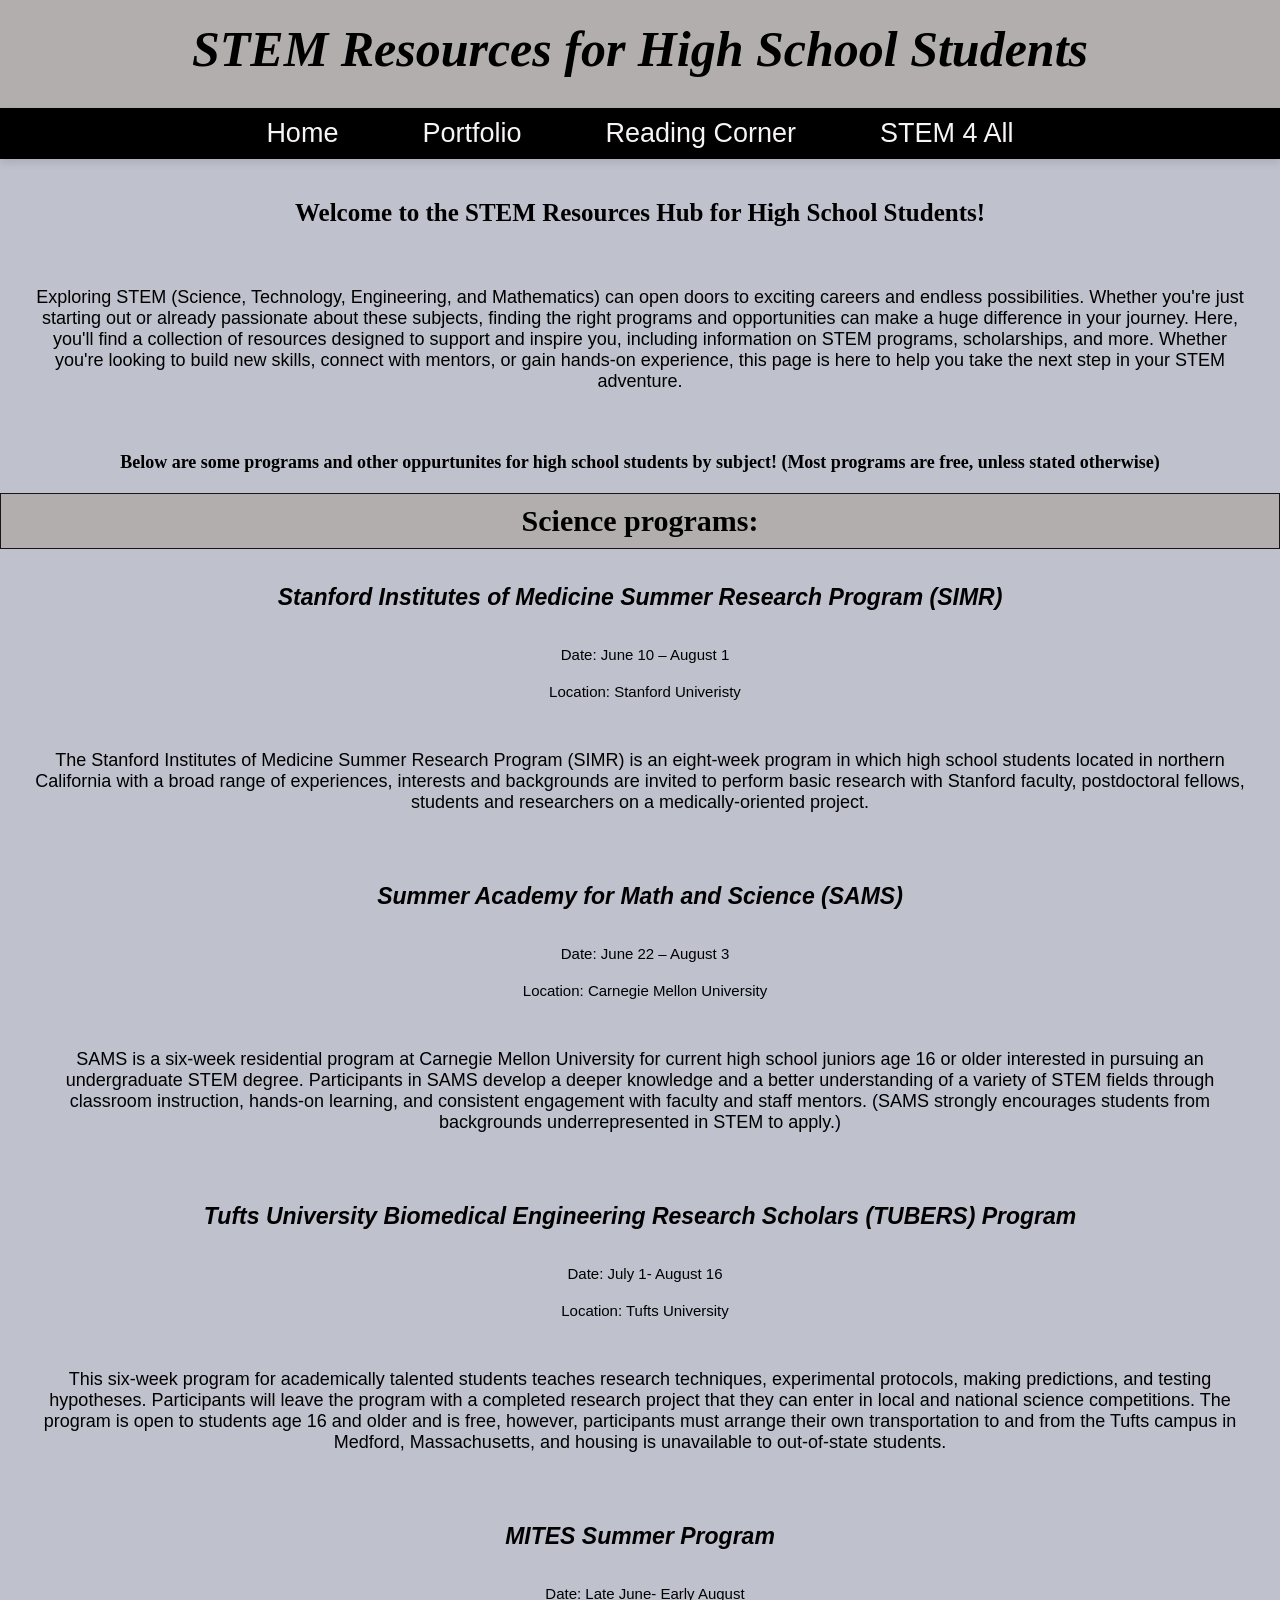
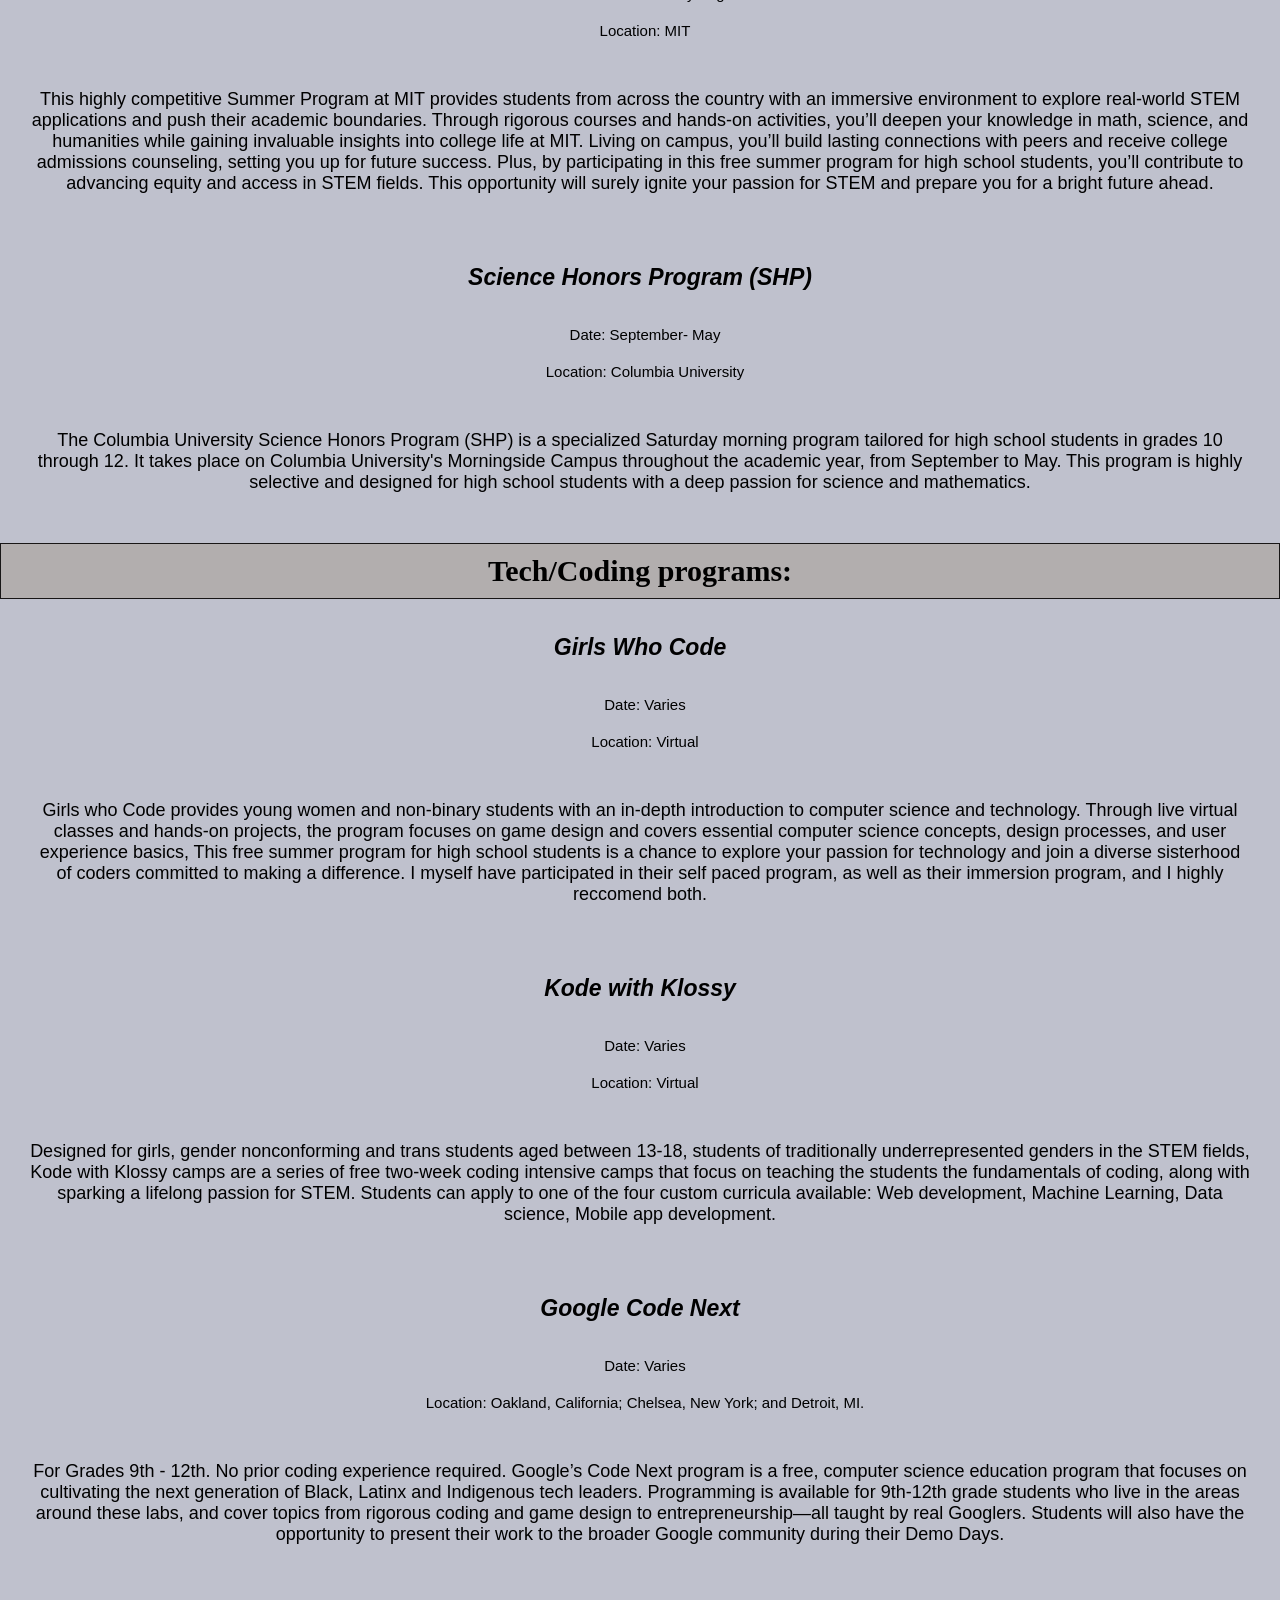
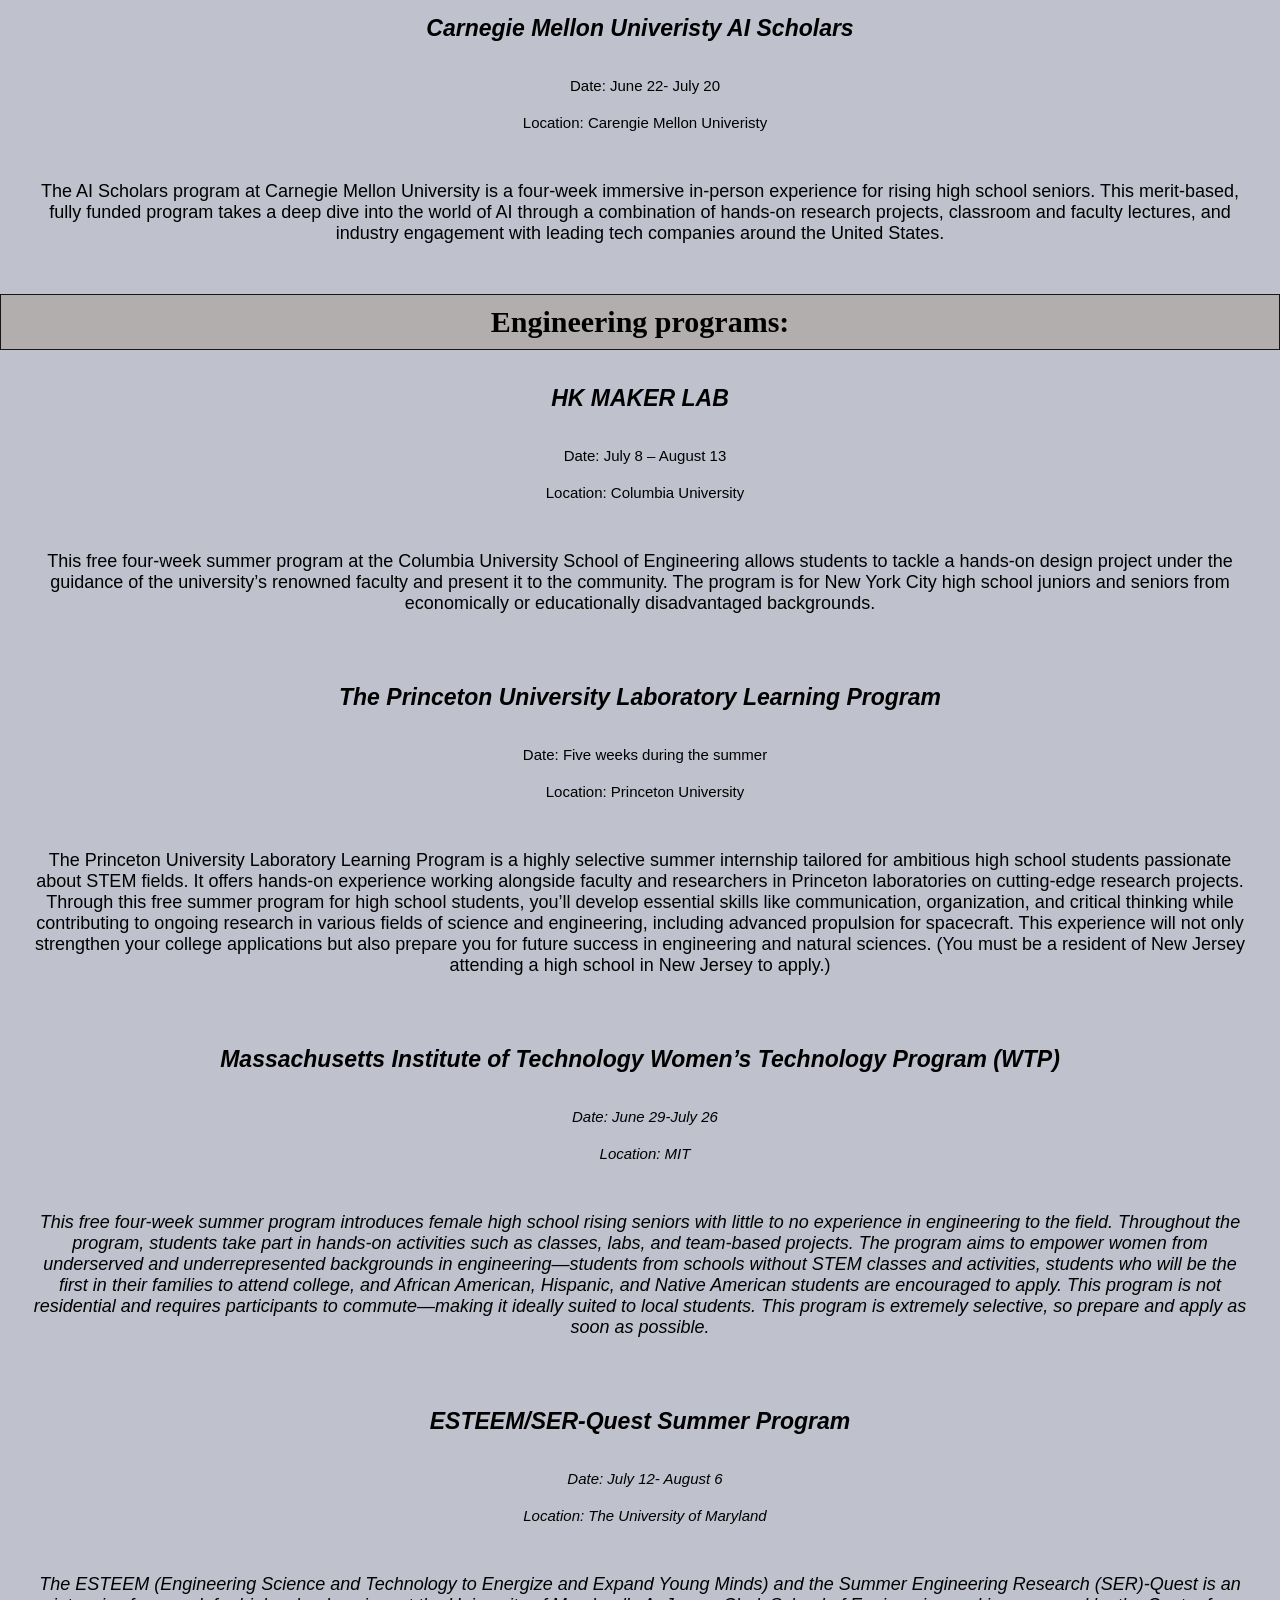
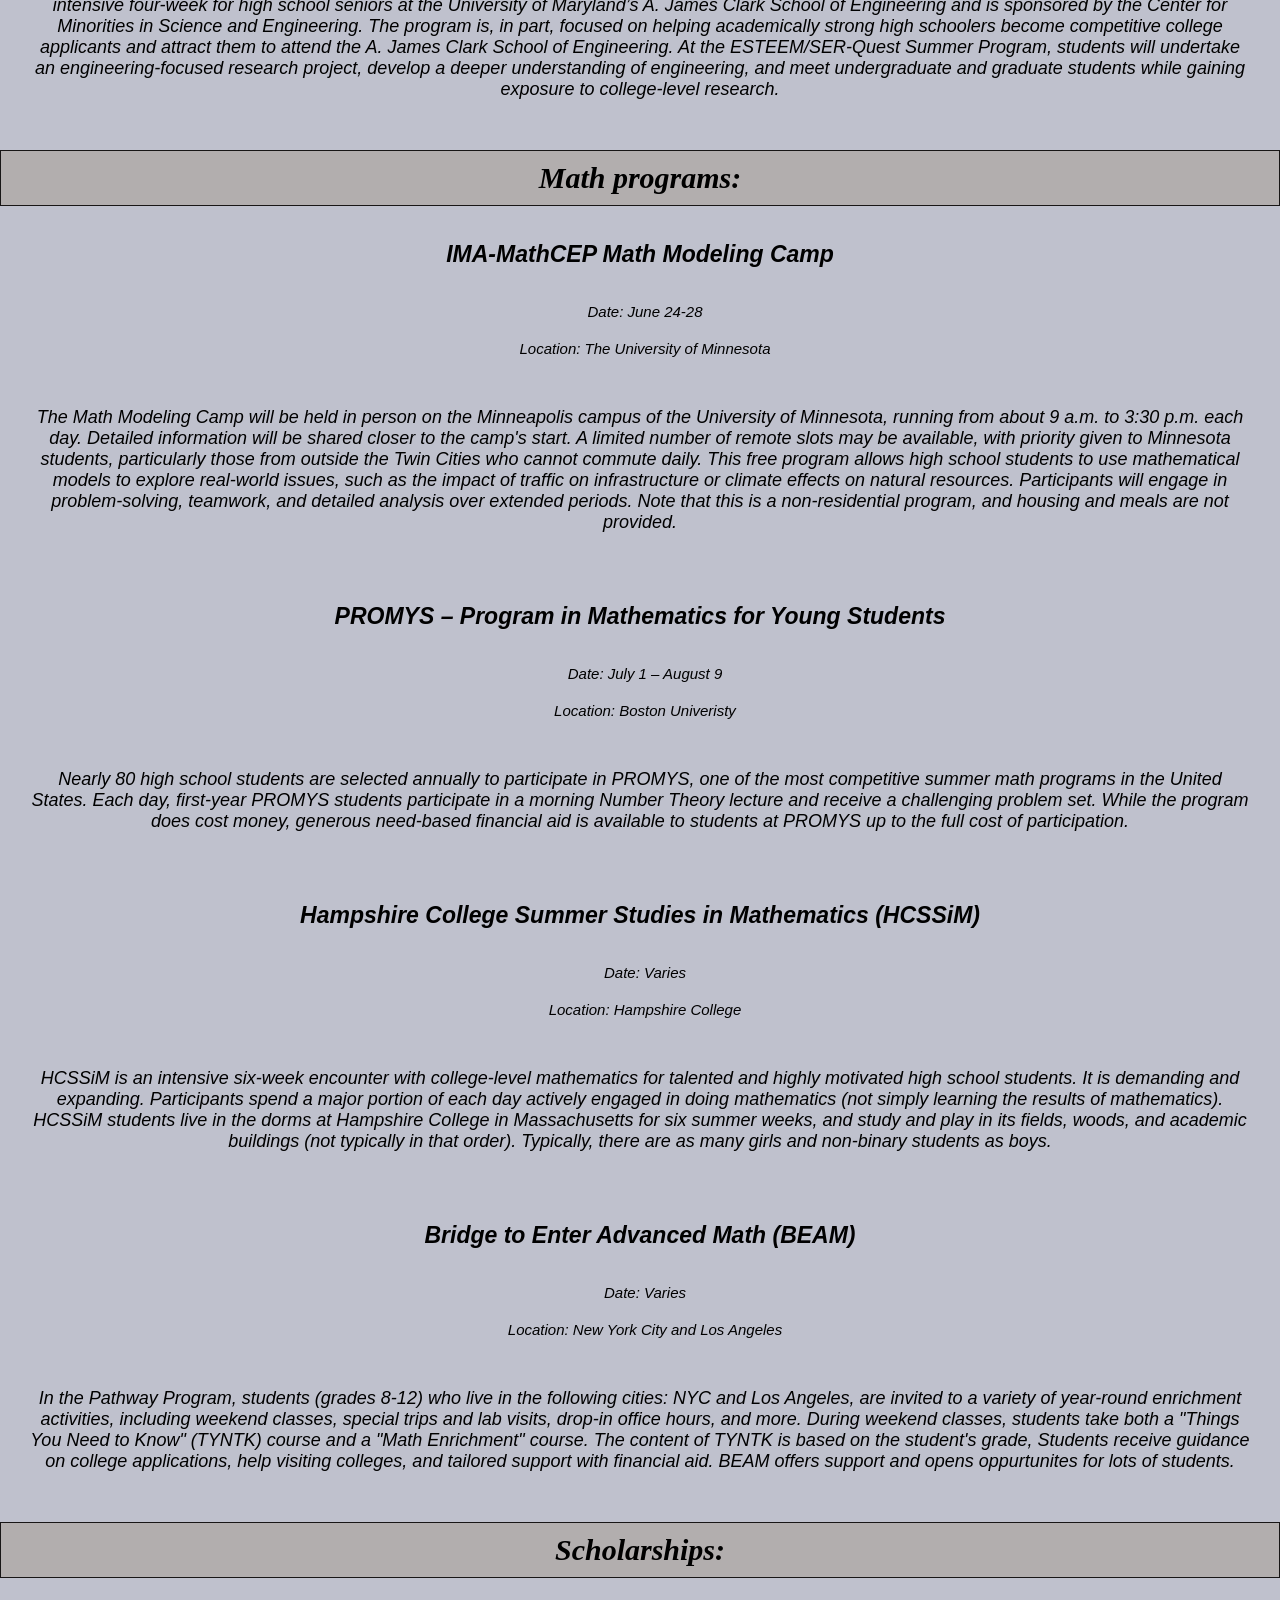
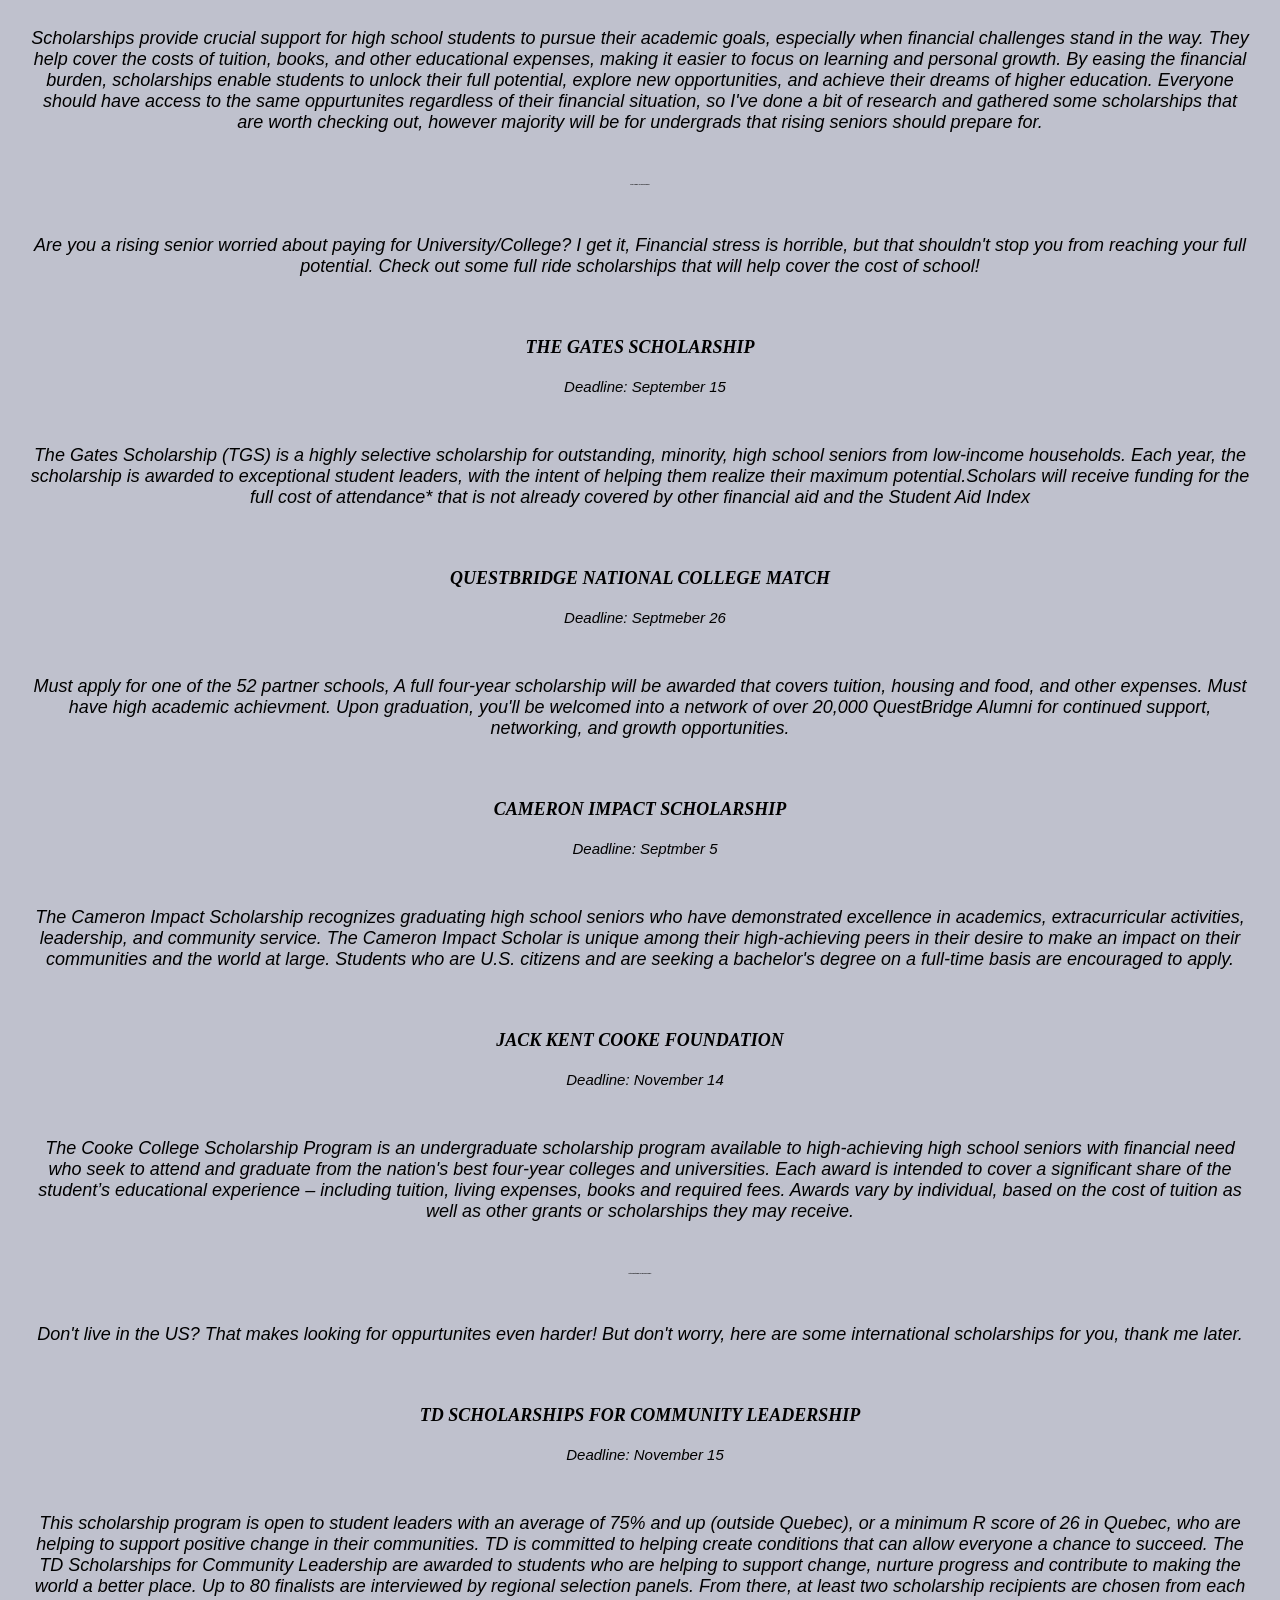
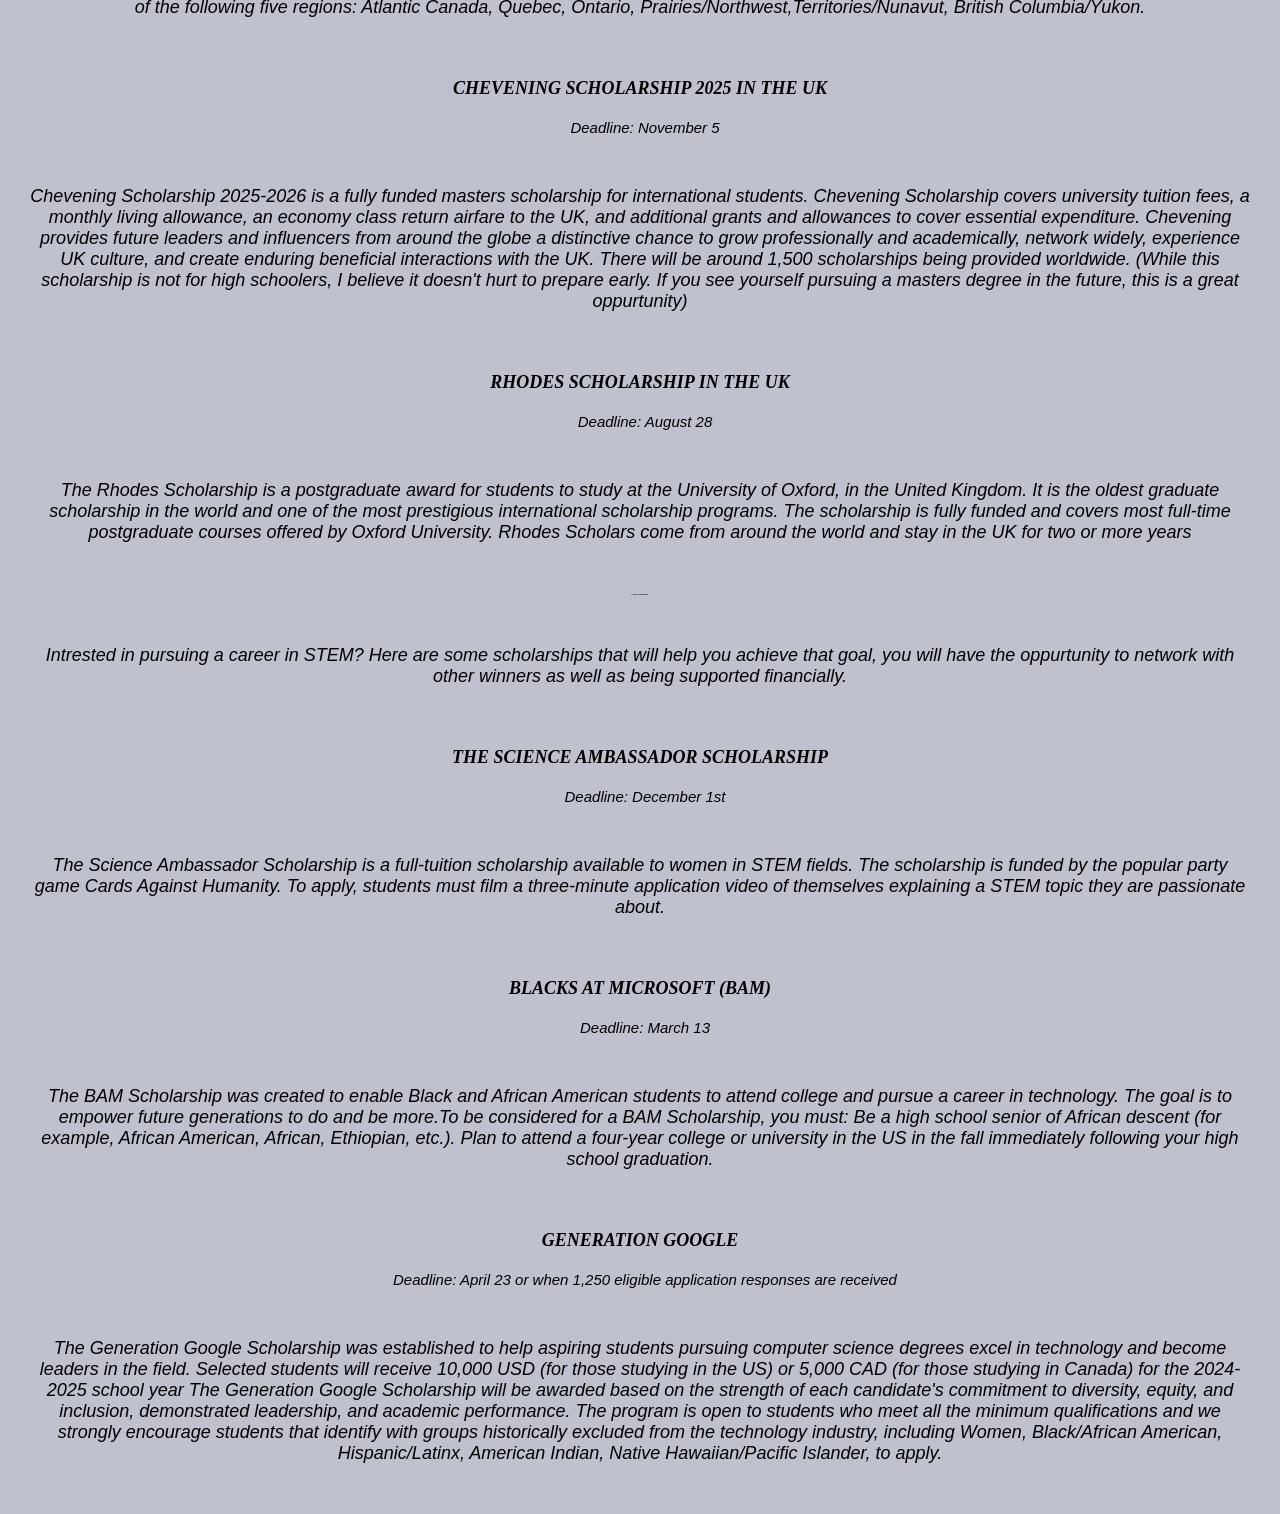
<file: stem resources.html>
<!DOCTYPE html>
<html lang="en">
<head>
    <meta charset="UTF-8">
    <title>STEM Resources</title>
    <meta name="viewport" content="width=device-width, initial-scale=1">
    <link rel="stylesheet" href="/style.css">
    <script src="/script.js" defer></script>
</head>
<body>
    <header>
        <h1><em><strong> </strong>STEM Resources for High School Students</em></h1>
        </header>
        <nav>
            <ul>
                <li><a href="index.html">Home</a></li>
                <li><a href="portfolio.html">Portfolio</a>
               <li><a href="readingcorner.html">Reading Corner</a></li></li>
                  <li><a href="stem4all.html">STEM 4 All </a></li>
            </ul>
        </nav>

<h5> Welcome to the STEM Resources Hub for High School Students!</h5>
    <p class="program">Exploring STEM (Science, Technology, Engineering, and Mathematics) can open doors to exciting careers and endless possibilities. Whether you're just starting out or already passionate about these subjects, finding the right programs and opportunities can make a huge difference in your journey. Here, you'll find a collection of resources designed to support and inspire you, including information on STEM programs, scholarships, and more. Whether you're looking to build new skills, connect with mentors, or gain hands-on experience, this page is here to help you take the next step in your STEM adventure. </p>
    <h6>Below are some programs and other oppurtunites for high school students by subject! (Most programs are free, unless stated otherwise)</h6>
   
    <h4>Science programs:</h4>
    <p class="title"><em><strong>Stanford Institutes of Medicine Summer Research Program (SIMR)</strong></em></p>

  <p class="extra">Date: June 10 – August 1 </p>  
<p class="extra">Location: Stanford Univeristy </p>
   
    <p class="program">The Stanford Institutes of Medicine Summer Research Program (SIMR) is an eight-week program in which high school students located in northern California with a broad range of experiences, interests and backgrounds are invited to perform basic research with Stanford faculty, postdoctoral fellows, students and researchers on a medically-oriented project. 
</p>
    <p class="title"><em><strong>Summer Academy for Math and Science (SAMS)</strong></em></p>

      <p class="extra"> Date: June 22 – August 3  </p>  
    <p class="extra">Location: Carnegie Mellon University </p>
<p class="program"> SAMS is a six-week residential program at Carnegie Mellon University for current high school juniors age 16 or older interested in pursuing an undergraduate STEM degree. Participants in SAMS develop a deeper knowledge and a better understanding of a variety of STEM fields through classroom instruction, hands-on learning, and consistent engagement with faculty and staff mentors. 
(SAMS strongly encourages students from backgrounds underrepresented in STEM to apply.) </p>

    <p class="title"><em><strong>Tufts University Biomedical Engineering Research Scholars (TUBERS) Program</strong></em></p>
    <p class="extra"> Date: July 1- August 16  </p>  
    <p class="extra">Location: Tufts University </p>
    <p class="program">This six-week program for academically talented students teaches research techniques, experimental protocols, making predictions, and testing hypotheses. Participants will leave the program with a completed research project that they can enter in local and national science competitions. 
The program is open to students age 16 and older and is free, however, participants must arrange their own transportation to and from the Tufts campus in Medford, Massachusetts, and housing is unavailable to out-of-state students. </p>
  
    <p class="title"><em><strong>MITES Summer Program</strong></em></p>
    <p class="extra"> Date: Late June- Early August  </p>  
    <p class="extra">Location: MIT</p>
    <p class="program">This highly competitive  Summer Program at MIT provides students from across the country with an immersive environment to explore real-world STEM applications and push their academic boundaries. Through rigorous courses and hands-on activities, you’ll deepen your knowledge in math, science, and humanities while gaining invaluable insights into college life at MIT. Living on campus, you’ll build lasting connections with peers and receive college admissions counseling, setting you up for future success. Plus, by participating in this free summer program for high school students, you’ll contribute to advancing equity and access in STEM fields. This opportunity will surely ignite your passion for STEM and prepare you for a bright future ahead.</p>
    
    <p class="title"><em><strong> Science Honors Program (SHP) </strong></em></p>

    <p class="extra"> Date: September- May  </p>  
    <p class="extra">Location: Columbia University </p>
    <p class="program"> The Columbia University Science Honors Program (SHP) is a specialized Saturday morning program tailored for high school students in grades 10 through 12. It takes place on Columbia University's Morningside Campus throughout the academic year, from September to May.
 This program is highly selective and designed for high school students with a deep passion for science and mathematics.</p>

    
    <h4>Tech/Coding programs:</h4>
    
    <p class="title"><em><strong>Girls Who Code</strong></em></p>

    <p class="extra"> Date: Varies  </p>  
    <p class="extra">Location: Virtual</p>
    <p class="program">Girls who Code provides young women and non-binary students with an in-depth introduction to computer science and technology. Through live virtual classes and hands-on projects, the program focuses on game design and covers essential computer science concepts, design processes, and user experience basics, This free summer program for high school students is a chance to explore your passion for technology and join a diverse sisterhood of coders committed to making a difference. I myself have participated in their self paced program, as well as their immersion program, and I highly reccomend both.</p>

    <p class="title"><em><strong>Kode with Klossy </strong></em></p>

    <p class="extra"> Date: Varies  </p>  
    <p class="extra">Location: Virtual</p>
    <p class="program"> Designed for girls, gender nonconforming and trans students aged between 13-18, students of traditionally underrepresented genders in the STEM fields, Kode with Klossy camps are a series of free two-week coding intensive camps that focus on teaching the students the fundamentals of coding, along with sparking a lifelong passion for STEM. Students can apply to one of the four custom curricula available: Web development, Machine Learning, Data science, Mobile app development. </p>


    <p class="title"><em><strong>Google Code Next </strong></em></p>

    <p class="extra"> Date: Varies </p>  
    <p class="extra">Location: Oakland, California; Chelsea, New York; and Detroit, MI. </p>
    
    <p class="program"> For Grades 9th - 12th. No prior coding experience required. Google’s Code Next program is a free, computer science education program that focuses on cultivating the next generation of Black, Latinx and Indigenous tech leaders. Programming is available for 9th-12th grade students who live in the areas around these labs, and cover topics from rigorous coding and game design to entrepreneurship—all taught by real Googlers. Students will also have the opportunity to present their work to the broader Google community during their Demo Days.</p>

    <p class="title"><em><strong>Carnegie Mellon Univeristy AI Scholars </strong></em></p>

    <p class="extra"> Date: June 22- July 20 </p>  
    <p class="extra">Location: Carengie Mellon Univeristy </p>
    <p class="program">The AI Scholars program at Carnegie Mellon University is a four-week immersive in-person experience for rising high school seniors. This merit-based, fully funded program takes a deep dive into the world of AI through a combination of hands-on research projects, classroom and faculty lectures, and industry engagement with leading tech companies around the United States. </p>
    
    <h4>Engineering programs:</h4>
    <p class="title"><em><strong>HK MAKER LAB</strong></em></p>
    <p class="extra"> Date: July 8 – August 13  </p>  
    <p class="extra">Location: Columbia University </p>
    <p class="program"> This free four-week summer program at the Columbia University School of Engineering allows students to tackle a hands-on design project under the guidance of the university’s renowned faculty and present it to the community. The program is for New York City high school juniors and seniors from economically or educationally disadvantaged backgrounds. </p>
  
    <p class="title"><em><strong>The Princeton University Laboratory Learning Program</strong></em></p>
    <p class="extra"> Date: Five weeks during the summer  </p>  
    <p class="extra">Location: Princeton University </p>
    
    <p class="program">The Princeton University Laboratory Learning Program is a highly selective summer internship tailored for ambitious high school students passionate about STEM fields. It offers hands-on experience working alongside faculty and researchers in Princeton laboratories on cutting-edge research projects.
 Through this free summer program for high school students, you’ll develop essential skills like communication, organization, and critical thinking while contributing to ongoing research in various fields of science and engineering, including advanced propulsion for spacecraft. This experience will not only strengthen your college applications but also prepare you for future success in engineering and natural sciences. (You must be a resident of New Jersey attending a high school in New Jersey to apply.) </p>

    <p class="title"><strong><em> Massachusetts Institute of Technology Women’s Technology Program (WTP)<em></strong></p>
     <p class="extra"> Date: June 29-July 26  </p>  
    <p class="extra">Location: MIT </p>
    <p class="program"> This free four-week summer program introduces female high school rising seniors with little to no experience in engineering to the field. Throughout the program, students take part in hands-on activities such as classes, labs, and team-based projects. 
The program aims to empower women from underserved and underrepresented backgrounds in engineering—students from schools without STEM classes and activities, students who will be the first in their families to attend college, and African American, Hispanic, and Native American students are encouraged to apply. This program is not residential and requires participants to commute—making it ideally suited to local students. This program is extremely selective, so prepare and apply as soon as possible.</p>
<p class="title"><strong><em>ESTEEM/SER-Quest Summer Program</em></strong></p>
   
    <p class="extra"> Date: July 12- August 6 </p>  
    <p class="extra">Location: The University of Maryland </p>
<p class="program"> The ESTEEM (Engineering Science and Technology to Energize and Expand Young Minds) and the Summer Engineering Research (SER)-Quest is an intensive four-week for high school seniors at the University of Maryland’s A. James Clark School of Engineering and is sponsored by the Center for Minorities in Science and Engineering. 
The program is, in part, focused on helping academically strong high schoolers become competitive college applicants and attract them to attend the A. James Clark School of Engineering. At the ESTEEM/SER-Quest Summer Program, students will undertake an engineering-focused research project, develop a deeper understanding of engineering, and meet undergraduate and graduate students while gaining exposure to college-level research.  </p>
    
    
    
    <h4>Math programs:</h4>
     <p class="title"><em><strong>IMA-MathCEP Math Modeling Camp</strong></em></p>
    <p class="extra"> Date: June 24-28</p>  
    <p class="extra">Location: The University of Minnesota </p>
<p class="program">The Math Modeling Camp will be held in person on the Minneapolis campus of the University of Minnesota, running from about 9 a.m. to 3:30 p.m. each day. Detailed information will be shared closer to the camp's start. A limited number of remote slots may be available, with priority given to Minnesota students, particularly those from outside the Twin Cities who cannot commute daily. This free program allows high school students to use mathematical models to explore real-world issues, such as the impact of traffic on infrastructure or climate effects on natural resources. Participants will engage in problem-solving, teamwork, and detailed analysis over extended periods. Note that this is a non-residential program, and housing and meals are not provided.</p>
 
    
    <p class="title"><em><strong>PROMYS – Program in Mathematics for Young Students </strong></em></p>
    <p class="extra"> Date: July 1 – August 9</p>  
    <p class="extra">Location: Boston Univeristy  </p>
    <p class="program"> Nearly 80 high school students are selected annually to participate in PROMYS, one of the most competitive summer math programs in the United States. 
Each day, first-year PROMYS students participate in a morning Number Theory lecture and receive a challenging problem set. While the program does cost money, generous need-based financial aid is available to students at PROMYS up to the full cost of participation.</p> 
    
    
    <p class="title"><em><strong>Hampshire College Summer Studies in Mathematics (HCSSiM)</strong></em></p>
    <p class="extra"> Date: Varies </p>  
    <p class="extra">Location: Hampshire College </p>
    <p class="program">HCSSiM is an intensive six-week encounter with college-level mathematics for talented and highly motivated high school students. It is demanding and expanding. Participants spend a major portion of each day actively engaged in doing mathematics (not simply learning the results of mathematics). HCSSiM students live in the dorms at Hampshire College in Massachusetts for six summer weeks, and study and play in its fields, woods, and academic buildings (not typically in that order). Typically, there are as many girls and non-binary students as boys.</p>


    <p class="title"><em><strong>Bridge to Enter Advanced Math (BEAM)</strong></em></p>
    <p class="extra"> Date: Varies </p>  
    <p class="extra">Location: New York City and Los Angeles</p>
     <p class="program">In the Pathway Program, students (grades 8-12) who live in the following cities: NYC and Los Angeles, are invited to a variety of year-round enrichment activities, including weekend classes, special trips and lab visits, drop-in office hours, and more.
During weekend classes, students take both a "Things You Need to Know" (TYNTK) course and a "Math Enrichment" course. The content of TYNTK is based on the student's grade, Students receive guidance on college applications, help visiting colleges, and tailored support with financial aid. BEAM offers support and opens oppurtunites for lots of students.</p>


<h4>Scholarships:</h4>
<p class="program"> Scholarships provide crucial support for high school students to pursue their academic goals, especially when financial challenges stand in the way. They help cover the costs of tuition, books, and other educational expenses, making it easier to focus on learning and personal growth. By easing the financial burden, scholarships enable students to unlock their full potential, explore new opportunities, and achieve their dreams of higher education. Everyone should have access to the same oppurtunites regardless of their financial situation, so I've done a bit of research and gathered some scholarships that are worth checking out, however majority will be for undergrads that rising seniors should prepare for.  </p>

<h3>Full Ride Scholarships:</h3>
<p class="program"> Are you a rising senior worried about paying for University/College? I get it, Financial stress is horrible, but that shouldn't stop you from reaching your full potential. Check out some full ride scholarships that will help cover the cost of school!</p>
<h6>THE GATES SCHOLARSHIP</h6>
<p class="extra">Deadline: September 15</p>
<p class="program">The Gates Scholarship (TGS) is a highly selective scholarship for outstanding, minority, high school seniors from low-income households. Each year, the scholarship is awarded to exceptional student leaders, with the intent of helping them realize their maximum potential.Scholars will receive funding for the full cost of attendance* that is not already covered by other financial aid and the Student Aid Index</p>

    <h6>QUESTBRIDGE NATIONAL COLLEGE MATCH</h6>
<p class="extra"> Deadline: Septmeber 26</p>
<p class="program">Must apply for one of the 52 partner schools, A full four-year scholarship will be awarded that covers tuition, housing and food, and other expenses. Must have high academic achievment. Upon graduation, you'll be welcomed into a network of over 20,000 QuestBridge Alumni for continued support, networking, and growth opportunities.  </p>

    <h6>CAMERON IMPACT SCHOLARSHIP</h6>
<p class="extra">Deadline: Septmber 5</p>
<p class="program">The Cameron Impact Scholarship recognizes graduating high school seniors who have demonstrated excellence in academics, extracurricular activities, leadership, and community service. The Cameron Impact Scholar is unique among their high-achieving peers in their desire to make an impact on their communities and the world at large. Students who are U.S. citizens and are seeking a bachelor's degree on a full-time basis are encouraged to apply.</p>

    <h6>JACK KENT COOKE FOUNDATION</h6>
<p class="extra"> Deadline: November 14</p>
<p class="program"> The Cooke College Scholarship Program is an undergraduate scholarship program available to high-achieving high school seniors with financial need who seek to attend and graduate from the nation's best four-year colleges and universities. Each award is intended to cover a significant share of the student’s educational experience – including tuition, living expenses, books and required fees. Awards vary by individual, based on the cost of tuition as well as other grants or scholarships they may receive. </p>
      


    <h3>International Scholarships:</h3>
<p class="program"> Don't live in the US? That makes looking for oppurtunites even harder! But don't worry, here are some international scholarships for you, thank me later.</p>
<h6>TD SCHOLARSHIPS FOR COMMUNITY LEADERSHIP</h6>
<p class="extra"> Deadline: November 15</p>
<p class="program"> This scholarship program is open to student leaders with an average of 75% and up (outside Quebec), or a minimum R score of 26 in Quebec, who are helping to support positive change in their communities.
TD is committed to helping create conditions that can allow everyone a chance to succeed. The TD Scholarships for Community Leadership are awarded to students who are helping to support change, nurture progress and contribute to making the world a better place. Up to 80 finalists are interviewed by regional selection panels. From there, at least two scholarship recipients are chosen from each of the following five regions:
Atlantic Canada, Quebec, Ontario, Prairies/Northwest,Territories/Nunavut, British Columbia/Yukon.</p>

    <h6>CHEVENING SCHOLARSHIP 2025 IN THE UK</h6>
<p class="extra"> Deadline: November 5</p>
<p class="program">Chevening Scholarship 2025-2026 is a fully funded masters scholarship for international students. Chevening Scholarship covers university tuition fees, a monthly living allowance, an economy class return airfare to the UK, and additional grants and allowances to cover essential expenditure.
Chevening provides future leaders and influencers from around the globe a distinctive chance to grow professionally and academically, network widely, experience UK culture, and create enduring beneficial interactions with the UK. There will be around 1,500 scholarships being provided worldwide. (While this scholarship is not for high schoolers, I believe it doesn't hurt to prepare early. If you see yourself pursuing a masters degree in the future, this is a great oppurtunity) </p>


    
<h6>RHODES SCHOLARSHIP IN THE UK</h6>
<p class="extra"> Deadline: August 28</p>
<p class="program">The Rhodes Scholarship is a postgraduate award for students to study at the University of Oxford, in the United Kingdom. It is the oldest graduate scholarship in the world and one of the most prestigious international scholarship programs. The scholarship is fully funded and covers most full-time postgraduate courses offered by Oxford University. Rhodes Scholars come from around the world and stay in the UK for two or more years</p>


    <h3>STEM Scholarships:</h3>
<p class="program"> Intrested in pursuing a career in STEM? Here are some scholarships that will help you achieve that goal, you will have the oppurtunity to network with other winners as well as being supported financially.</p>
<h6>THE SCIENCE AMBASSADOR SCHOLARSHIP</h6>
<p class="extra"> Deadline: December 1st</p>
<p class="program">The Science Ambassador Scholarship is a full-tuition scholarship available to women in STEM fields. The scholarship is funded by the popular party game Cards Against Humanity. To apply, students must film a three-minute application video of themselves explaining a STEM topic they are passionate about.</p>

<h6> BLACKS AT MICROSOFT (BAM)</h6>
<p class="extra">Deadline: March 13</p>
<p class="program">The BAM Scholarship was created to enable Black and African American students to attend college and pursue a career in technology.  The goal is to empower future generations to do and be more.To be considered for a BAM Scholarship, you must: Be a high school senior of African descent (for example, African American, African, Ethiopian, etc.).
Plan to attend a four-year college or university in the US in the fall immediately following your high school graduation. </p>

<h6> GENERATION GOOGLE</h6>
    <p class="extra"> Deadline: April 23 or when 1,250 eligible application responses are received</p>

    <p class="program">The Generation Google Scholarship was established to help aspiring students pursuing computer science degrees excel in technology and become leaders in the field. Selected students will receive 10,000 USD (for those studying in the US) or 5,000 CAD (for those studying in Canada) for the 2024-2025 school year
The Generation Google Scholarship will be awarded based on the strength of each candidate's commitment to diversity, equity, and inclusion, demonstrated leadership, and academic performance. The program is open to students who meet all the minimum qualifications and we strongly encourage students that identify with groups historically excluded from the technology industry, including Women, Black/African American, Hispanic/Latinx, American Indian, Native Hawaiian/Pacific Islander, to apply.</p>
    














</body>
        </html>
</file>
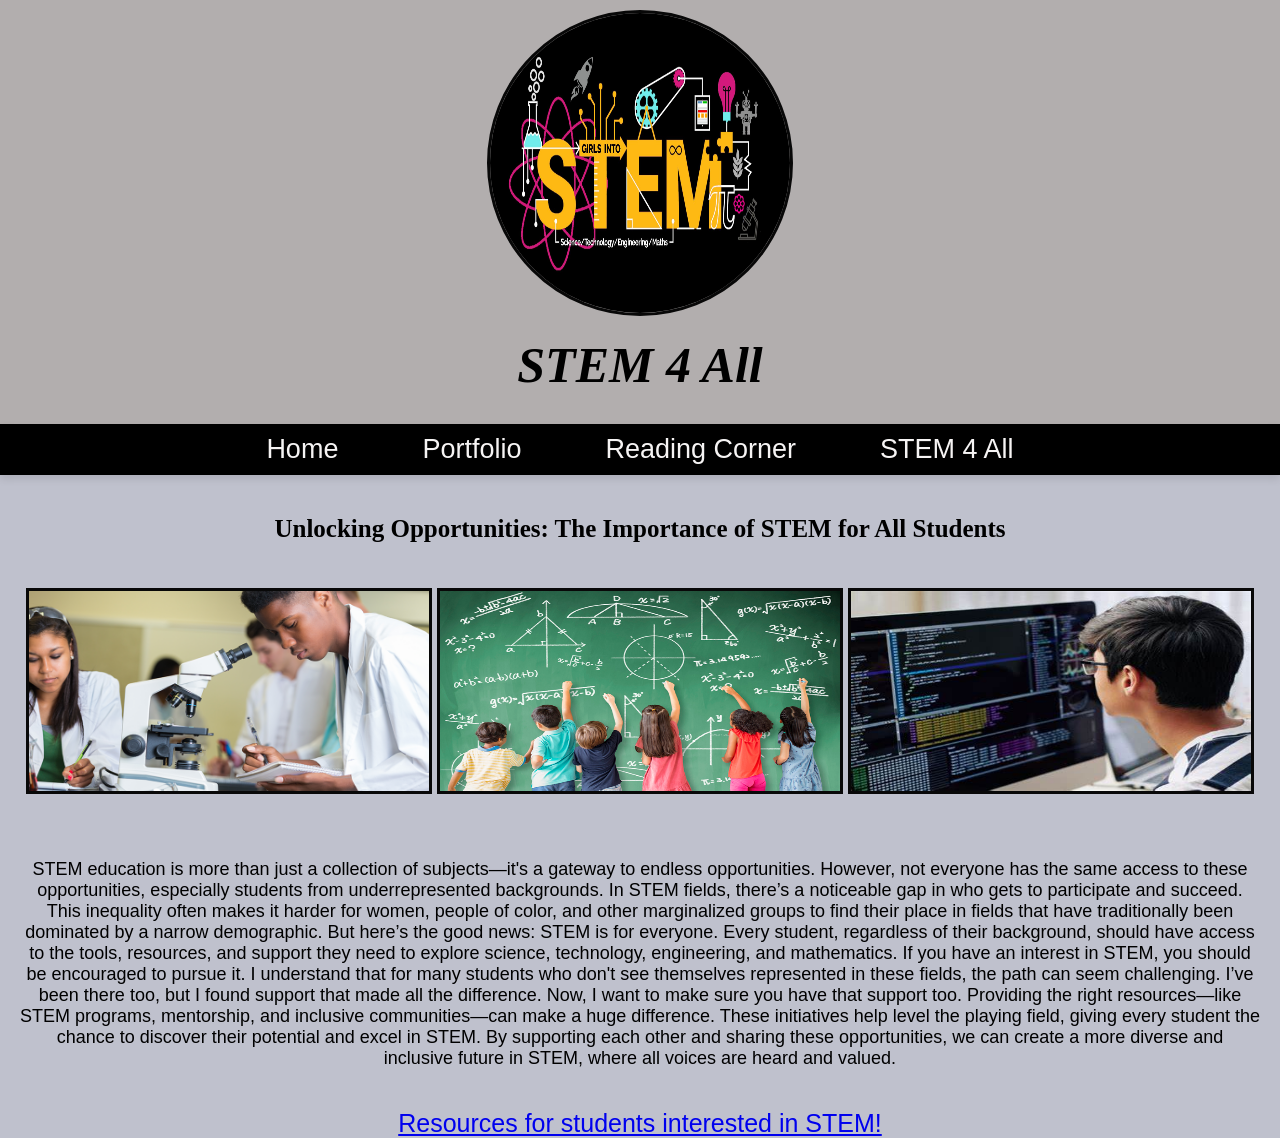
<file: stem4all.html>
<!DOCTYPE html>
<html lang="en">
<head>
    <meta charset="UTF-8">
    <title>STEM 4 All</title>
    <meta name="viewport" content="width=device-width, initial-scale=1">
    <link rel="stylesheet" href="/style.css">
    <script src="/script.js" defer></script>
</head>
<body>
    <header>
        <img src="assets/stem.jpg" alt="Internet" class="profile-pic" alt="white mini flowers with purple background">
        <h1><em>STEM 4 All</em></h1>
    </header>
    <nav>
        <ul>
            <li><a href="index.html">Home</a></li>
            <li><a href="portfolio.html">Portfolio</a>
           <li><a href="readingcorner.html">Reading Corner</a></li></li>
              <li><a href="stem4all.html">STEM 4 All </a></li>
        </ul>
    </nav>

<h5>Unlocking Opportunities: The Importance of STEM for All Students</h5>
   
    <img class="learning" src="assets/science.png" alt="Science illustration" width="400" height="200">
   
    <img class= "learning" src="assets/math.jfif" alt="Science illustration" width="400" height="200">
    
    <img class="learning" src="assets/coding.jfif" alt="Science illustration" width="400" height="200">


    
<p class=info>STEM education is more than just a collection of subjects—it's a gateway to endless opportunities. However, not everyone has the same access to these opportunities, especially students from underrepresented backgrounds. In STEM fields, there’s a noticeable gap in who gets to participate and succeed. This inequality often makes it harder for women, people of color, and other marginalized groups to find their place in fields that have traditionally been dominated by a narrow demographic.

But here’s the good news: STEM is for everyone. Every student, regardless of their background, should have access to the tools, resources, and support they need to explore science, technology, engineering, and mathematics. If you have an interest in STEM, you should be encouraged to pursue it. I understand that for many students who don't see themselves represented in these fields, the path can seem challenging. I’ve been there too, but I found support that made all the difference. Now, I want to make sure you have that support too.

Providing the right resources—like STEM programs, mentorship, and inclusive communities—can make a huge difference. These initiatives help level the playing field, giving every student the chance to discover their potential and excel in STEM. By supporting each other and sharing these opportunities, we can create a more diverse and inclusive future in STEM, where all voices are heard and valued.</p>

    <a href="stem resources.html" class="link">Resources for students interested in STEM!</a>
</body>
</html>
</file>
<file: style.css>
/* Reset margins and padding for all elements */
* {
  margin: 0;
  padding: 0;
}

body {
  font-family: 'Quicksand', 'Comic Neue', sans-serif;
  text-align: center;
  color: #000000;
  background-color: #bfc1cd;
  font-size: 18px; /* Increase base font size */
}

/* Header styling */
header {
  background-color: #b2aeae;
  padding: 10px 0; /* Adjust this if needed */
  margin-bottom: 0; /* Remove any bottom margin */
  width: 100%;
  box-sizing: border-box;
}

/* Profile picture styling */
.profile-pic {
  width: 300px;  /* Adjust size */
  height: 300px;  /* Adjust size */
  max-width: 650px;  /* Max width */
  max-height: 750px;  /* Max height */
  border-radius: 50%;
  display: block;
  margin: 0 auto 10px auto; /* Adjust bottom margin */
  border: 3px solid #080808; /* Adjust border size */
}

/* Heading styling */
h1 {
  color: #000000;
  font-family: 'Great Vibes', Pacifico, cursive;
  font-size: 50px; /* Slightly reduce font size */
  margin-bottom: 10px; /* Adjust margin */
  background-color: #b2aeae;
  padding: 10px 0; /* Reduce padding */
  width: 100%;
  box-sizing: border-box;

}

/* Navigation styling */
nav {
  background-color: black;
  padding: 10px 0; /* Reduce padding */
  box-shadow: 0 4px 8px rgb(0, 0, 0, 0.1);
  margin-bottom: 30px;
}

nav ul {
  list-style-type: none;
  padding: 0;
  margin: 0;
  display: flex;
  justify-content: center;
}

nav ul li {
  margin: 0 15px; /* Adjust margin between items */
}

nav ul li a {
  text-decoration: none;
  color: #f6f4f4;
  font-size: 1.5em; 
  padding: 1em;
}

nav ul li a:hover {
  background-color: #bfc1cd;
}

#introduction {
  padding: 40px; 
  color: white;
  font-size: 1.2em; 
}

/* Style other text elements */
h2 {
  color: #222020;
  text-align: center;
  margin: 20px;
  padding-top: 1em;
  padding-bottom: 2em;
  font-size: 2em; 
   border: 1px solid #181616;/* Maintain font size */
}

p {
  color: #000000;
  margin-bottom: 20px; /* Maintain margin below paragraphs */
}

h3 {
  color: #000000;
  font-family: 'Great Vibes', Pacifico, cursive;
  font-size: 2px; /* Slightly reduce font size */
  margin-bottom: 10px; /* Adjust margin */

  width: 100%;
 
}

.email-label {
    color: black; /* Set the color of the email label to black */
    font-weight: bold; /* Make it bold if desired */
  border: none;
  background-color: #bfc1cd;
}


.vertical-nav {
  list-style-type: none; /* Remove default bullets */
  padding: 0; /* Remove padding */
  margin: 20px 0; /* Add margin for spacing */
   background-color: transparent !important;
}

.vertical-nav li {
  margin: 5px 0; /* Space between items */
}

.vertical-nav a {
  text-decoration: none; /* Remove underline */
  color: #000; /* Link color */
  padding: 10px; /* Padding for links */
  display: inline; /* Make links block-level */
  justify-content: center;
  background-color: #bfc1cd; /* Background color */
  font-size: 0.9em; /* Adjust font size */
}

.vertical-nav a:hover {
  background-color: #dadbe2; /* Hover color */
}




/* Image styling for book recommendations */
.reading {
  border-radius: 0%;
  width: 300px;
  height: 400px;
  margin: 0 auto 10px auto; /* Adjust bottom margin */
}

.recs {
    font-size: 20px; 
    color: #000000; 
    line-height: 1.6; 
    text-align: left; 
    margin: 20px 0; 
    padding: 10px; 
    width: auto; 
    max-width: none; 
}

h4 {
  color: #000000;
  font-family: 'Great Vibes', Pacifico, cursive;
  font-size: 30px; /* Slightly reduce font size */
  margin-bottom: 10px; /* Adjust margin */
  background-color: #b2aeae;
  padding: 10px 0; /* Reduce padding */
  width: 100%;
  box-sizing: border-box;
  border: 1px solid #181616;
  
}
h5 {
  color: #000000;
  font-family: 'Great Vibes', Pacifico, cursive;
  font-size: 25px; /* Slightly reduce font size */
  margin-bottom: 5px; /* Adjust margin */
  padding: 10px 0; /* Reduce padding */
}

h6 {
  color: #000000;
  font-family: 'Great Vibes', Pacifico, cursive;
  font-size: 18px; /* Slightly reduce font size */
  margin-bottom: 10px; /* Adjust margin */
  padding: 10px 0; /* Reduce padding */
}
.info {
  color: black
  margin-bottom: 30px;
  margin-top: 40px;
  padding: 20px;
 }

.learning {
  border-radius: 0%;
  border: 3px solid #080808; 
  margin-top: 30px;
}

.extra {
  font-size: 15px;
  margin-left: 10px;
}

.program {
  padding: 30px;
  margin-bottom: 20px;
  margin-top: 20px;
 
}

.title {
  padding: 20px;
  font-size: 23px;
  margin-bottom: 15px;
  margin-top: 15px;
}
/* Button Styling */
button#myButton {
    background-color: #9f9b9b; /* Warm brown color for the button background */
    color: #fff; /* White text color */
    border: 2px solid #bfc1cd; /* Slightly lighter border color */
    border-radius: 8px; /* Rounded corners */
    padding: 10px 20px; 
    font-size: 16px; 
    font-family: 'Georgia', serif; 
    cursor: pointer; /* Pointer cursor on hover */
    transition: background-color 0.3s, border-color 0.3s; /* Smooth transition for hover effects */
    margin: 10px; /* Space around the button */
}

/* Button Hover Effects */
button#myButton:hover {
    background-color: #7a747b; /* Lighter background color on hover */
    border-color: #bfc1cd; /* Darker border color on hover */
}

.link {
  font-size: 25px;
}
</file>
<file: personality.css>
/* style.css */

/* General styles */
body {
    background-color:#e4e2e2; 
    font-family: Arial, sans-serif;
    color: #333;
    margin: 0;
    padding: 20px;
    text-align: center;
}

header {
    margin-bottom: 20px;
}

h1, h2 {
    color: #4a4a4a;
}

/* Question and answer styles */
.question {
    margin-bottom: 20px;
}

.answer-choice {
    display: inline-block;
    margin: 10px;
    text-align: center;
}

.answer-choice img {
    width: 200px;
    height: 200px;
    object-fit: cover;
    border-radius: 10px;
    border: 5px solid #d3d3d3; /* Light grey border */
}

.answer-choice button {
    display: block;
    width: 100%;
    padding: 10px;
    margin-top: 10px;
    font-size: 16px;
    background-color: #f8f9fa; /* Same as body background */
    color: #050505; /* Black text */
    border: 2px solid #cc99ff; 
    border-radius: 5px;
    cursor: pointer;
    transition: background-color 0.3s ease;
}

.answer-choice button:hover {
    background-color: #cc99ff;
    color: #f8f9fa; 
}

/* Result section */
#result {
    margin-top: 20px;
    font-size: 24px;
    color: #4a4a4a;
}

#restartButton {
    display: inline-block;
    padding: 10px 20px;
    font-size: 16px;
    background-color: #cc99ff;
    color: white;
    border: none;
    border-radius: 5px;
    cursor: pointer;
    transition: background-color 0.3s ease;
}

/* making it so that the button changes color when hovered over */

#restartButton:hover {
    background-color: #b38fd9; 
}

.answer-choice button {
    transition: background-color 0.3s ease, opacity 0.3s ease;
}

.answer-choice button:active {
    opacity: 0.6; /* Slight fade effect on click */
}

#restartButton {
    transition: background-color 0.3s ease, opacity 0.3s ease;
}

#restartButton:active {
    opacity: 0.6; /* Slight fade effect on click */
}

.go-back-link {
    position: fixed;
    top: 10px;
    left: 10px;
    font-size: 16px;
    color: #0f0f0f; /* Blue color for the link */
    text-decoration: none;
    z-index: 1000; /* 
}

.go-back-link:hover {
    text-decoration: underline;
    color: #363636; /* Darker blue on hover */
}
</file>
